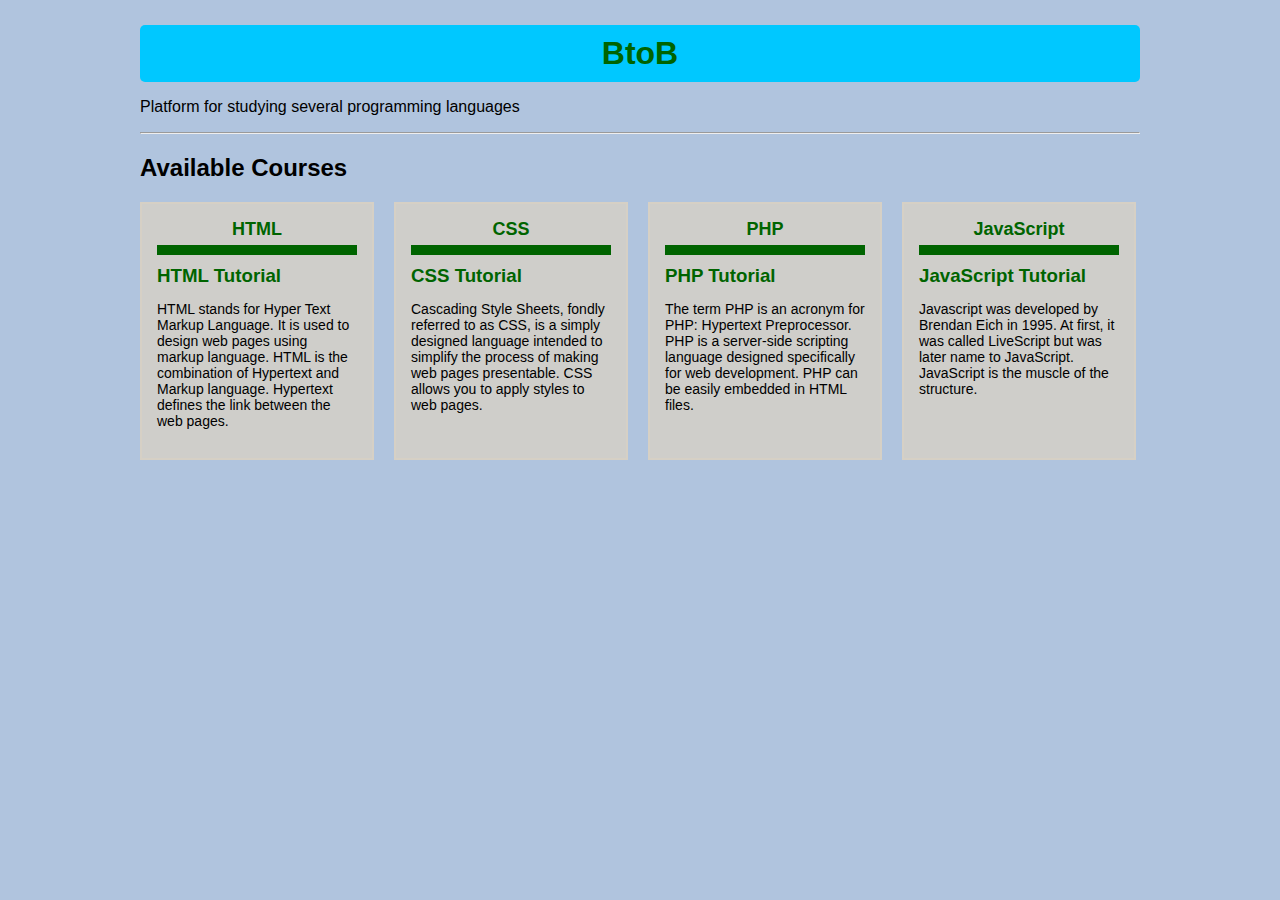
<file: w4/index.html>
<!DOCTYPE html>
<html>
<head>
    <meta charset="UTF-8">
    <title>P for P</title>
    <link rel="stylesheet" href="style.css">
</head>

<body>
    <h1>BtoB</h1>
    <p>Platform for studying several programming languages</p>
    <hr>
    <h2><b>Available Courses</b></h2>

    <main>
        <section>
            <header>HTML</header>
            <h3>HTML Tutorial</h3>
            <p>HTML stands for Hyper Text Markup
            Language. It is used to design web
            pages using markup language. HTML
            is the combination of Hypertext and
            Markup language. Hypertext defines
            the link between the web pages.
            </p>
        </section>

        <section>
            <header>CSS</header>
            <h3>CSS Tutorial</h3>
            <p>Cascading Style Sheets, fondly referred
            to as CSS, is a simply designed language
            intended to simplify the process of
            making web pages presentable. CSS allows
            you to apply styles to web pages.
            </p>
        </section>

        <section>
            <header>PHP</header>
            <h3>PHP Tutorial</h3>
            <p>The term PHP is an acronym for PHP:
            Hypertext Preprocessor. PHP is a
            server-side scripting language
            designed specifically for web
            development. PHP can be easily
            embedded in HTML files.
            </p>
        </section>

        <section>
            <header>JavaScript</header>
            <h3>JavaScript Tutorial</h3>
            <p>Javascript was developed by Brendan
            Eich in 1995. At first, it was called
            LiveScript but was later name to
            JavaScript. JavaScript is the muscle
            of the structure.
        </p>
        </section>
    </main>
</body>
</html>
</file>
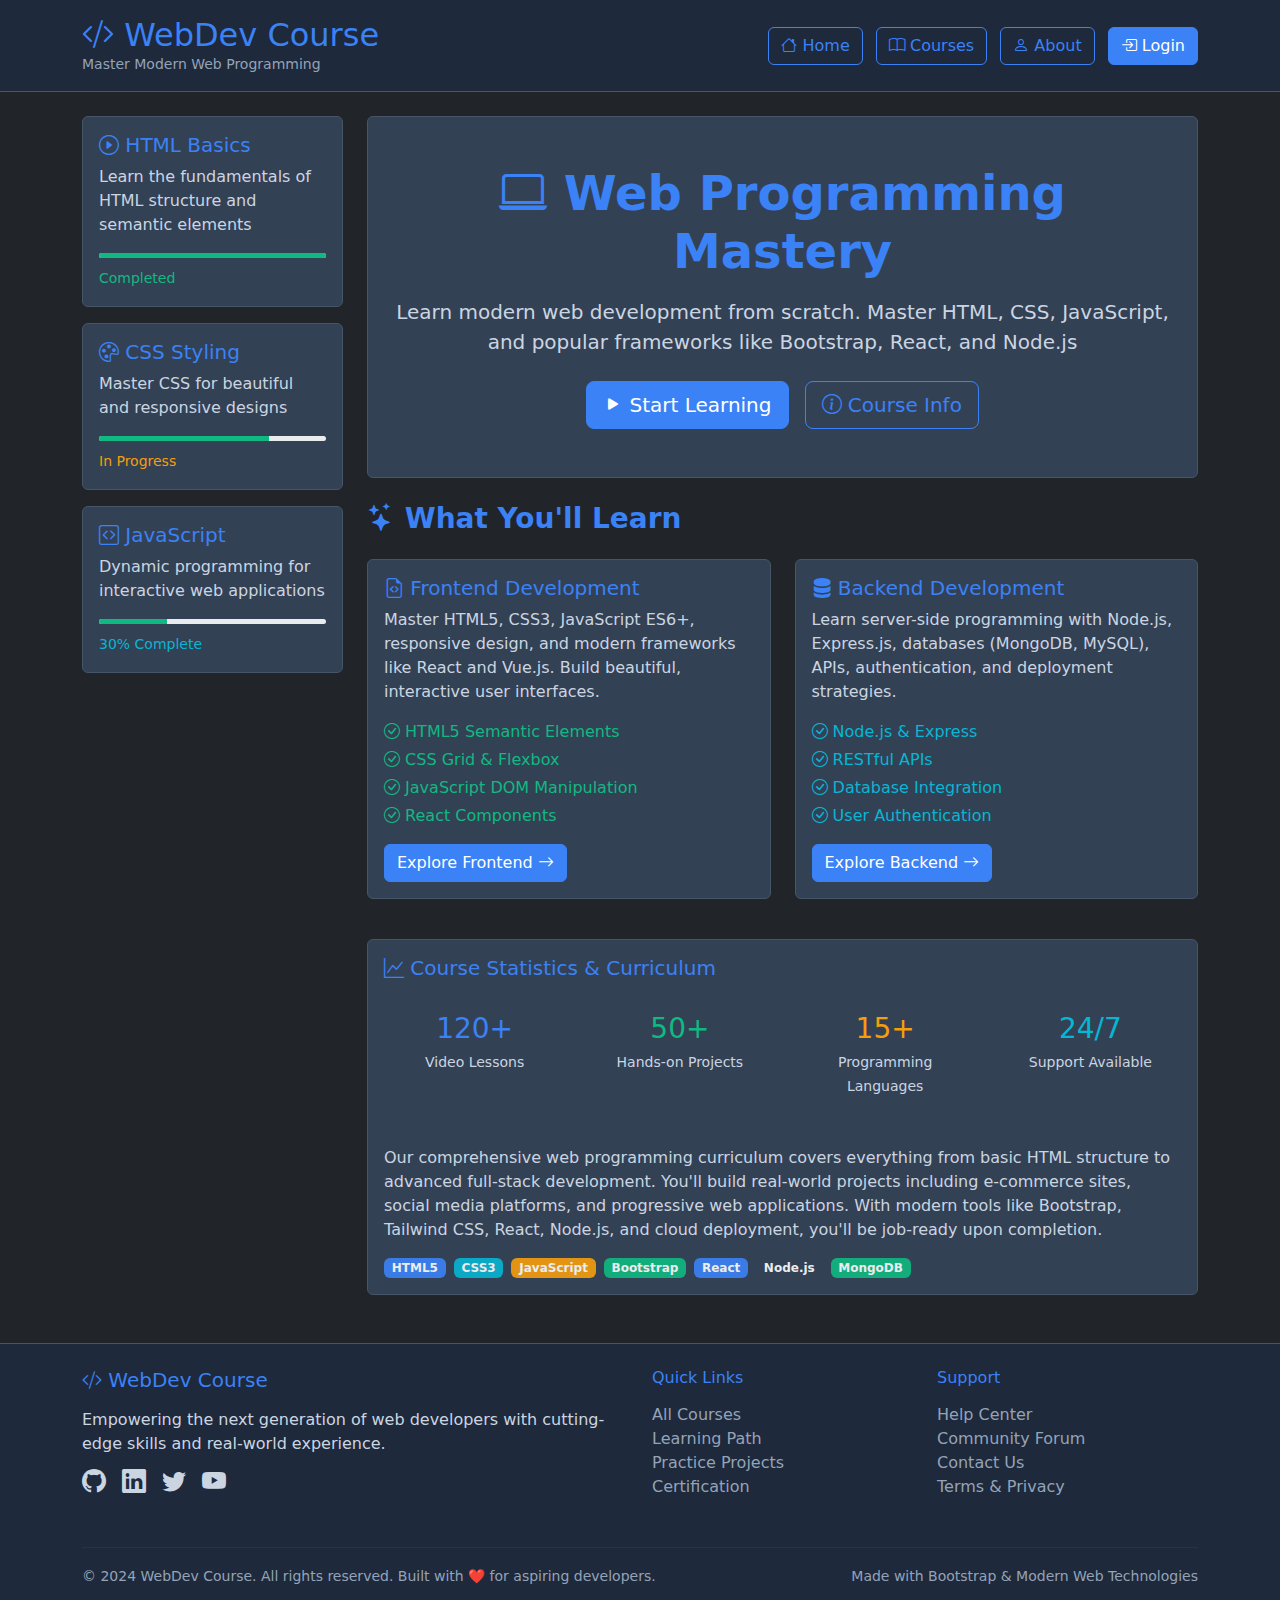
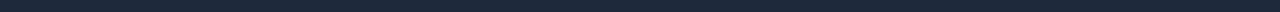
<file: w6/index.html>
<!DOCTYPE html>
<html lang="en">
    <head>
        <meta charset="UTF-8">
        <meta name="viewport" content="width=device-width, initial-scale=1">
        <title>Web Programming Course - Learn Modern Web Development</title>
        
        <!-- Bootstrap CSS -->
        <link href="https://cdn.jsdelivr.net/npm/bootstrap@5.3.3/dist/css/bootstrap.min.css" rel="stylesheet">
        
        <!-- Bootstrap Icons -->
        <link href="https://cdn.jsdelivr.net/npm/bootstrap-icons@1.11.1/font/bootstrap-icons.css" rel="stylesheet">
        
        <style>
            :root {
                --bg-primary: #0f172a;
                --bg-secondary: #1e293b;
                --bg-card: #334155;
                --text-primary: #f1f5f9;
                --text-secondary: #cbd5e1;
                --text-muted: #94a3b8;
                --accent-primary: #3b82f6;
                --accent-secondary: #06b6d4;
                --success: #10b981;
                --warning: #f59e0b;
                --border: #475569;
            }
            
            body {
                background-color: var(--bg-primary) !important;
                color: var(--text-primary);
            }
            
            .bg-custom-dark {
                background-color: var(--bg-secondary) !important;
            }
            
            .bg-card {
                background-color: var(--bg-card) !important;
            }
            
            .text-accent {
                color: var(--accent-primary) !important;
            }
            
            .text-secondary-accent {
                color: var(--accent-secondary) !important;
            }
            
            .border-custom {
                border-color: var(--border) !important;
            }
            
            .btn-primary {
                background-color: var(--accent-primary);
                border-color: var(--accent-primary);
            }
            
            .btn-primary:hover {
                background-color: #2563eb;
                border-color: #2563eb;
            }
            
            .btn-outline-primary {
                color: var(--accent-primary);
                border-color: var(--accent-primary);
            }
            
            .btn-outline-primary:hover {
                background-color: var(--accent-primary);
                border-color: var(--accent-primary);
            }
            
            .progress-bar {
                background-color: var(--success) !important;
            }
            
            .card {
                transition: transform 0.2s ease, box-shadow 0.2s ease;
            }
            
            .card:hover {
                transform: translateY(-2px);
                box-shadow: 0 8px 25px rgba(59, 130, 246, 0.15);
            }
            
            .btn {
                transition: all 0.2s ease;
            }
            
            a:hover {
                color: var(--accent-primary) !important;
                transition: color 0.2s ease;
            }
            
            .badge {
                opacity: 0.9;
                transition: opacity 0.2s ease;
            }
            
            .badge:hover {
                opacity: 1;
            }
        </style>
    </head>
    
    <body class="bg-dark">
        
        <!-- Header -->
        <header class="bg-custom-dark p-3 border-bottom border-custom">
            <div class="container">
                <div class="d-flex justify-content-between align-items-center">
                    <div>
                        <h2 class="mb-0 text-accent">
                            <i class="bi bi-code-slash"></i> 
                            WebDev Course
                        </h2>
                        <p class="mb-0 small" style="color: var(--text-muted)">
                            Master Modern Web Programming
                        </p>
                    </div>
                    <nav>
                        <a href="#" class="btn btn-outline-primary me-2">
                            <i class="bi bi-house"></i> Home
                        </a>
                        <a href="#" class="btn btn-outline-primary me-2">
                            <i class="bi bi-book"></i> Courses
                        </a>
                        <a href="#" class="btn btn-outline-primary me-2">
                            <i class="bi bi-person"></i> About
                        </a>
                        <a href="#" class="btn btn-primary">
                            <i class="bi bi-box-arrow-in-right"></i> Login
                        </a>
                    </nav>
                </div>
            </div>
        </header>

        <!-- Main Content -->
        <div class="container my-4">
            <div class="row">
                
                <!-- Sidebar -->
                <aside class="col-md-3 mb-3">
                    <div class="card bg-card border-custom mb-3">
                        <div class="card-body">
                            <h5 class="card-title text-accent">
                                <i class="bi bi-play-circle"></i> HTML Basics
                            </h5>
                            <p class="card-text" style="color: var(--text-secondary)">
                                Learn the fundamentals of HTML structure and semantic elements
                            </p>
                            <div class="progress mb-2" style="height: 5px;">
                                <div class="progress-bar" style="width: 100%; background-color: var(--success);"></div>
                            </div>
                            <small style="color: var(--success)">Completed</small>
                        </div>
                    </div>
                    
                    <div class="card bg-card border-custom mb-3">
                        <div class="card-body">
                            <h5 class="card-title text-accent">
                                <i class="bi bi-palette"></i> CSS Styling
                            </h5>
                            <p class="card-text" style="color: var(--text-secondary)">
                                Master CSS for beautiful and responsive designs
                            </p>
                            <div class="progress mb-2" style="height: 5px;">
                                <div class="progress-bar" style="width: 75%; background-color: var(--warning);"></div>
                            </div>
                            <small style="color: var(--warning)">In Progress</small>
                        </div>
                    </div>
                    
                    <div class="card bg-card border-custom mb-3">
                        <div class="card-body">
                            <h5 class="card-title text-accent">
                                <i class="bi bi-code-square"></i> JavaScript
                            </h5>
                            <p class="card-text" style="color: var(--text-secondary)">
                                Dynamic programming for interactive web applications
                            </p>
                            <div class="progress mb-2" style="height: 5px;">
                                <div class="progress-bar" style="width: 30%; background-color: var(--accent-secondary);"></div>
                            </div>
                            <small style="color: var(--accent-secondary)">30% Complete</small>
                        </div>
                    </div>
                </aside>

                <!-- Main Content -->
                <main class="col-md-9">
                    
                    <!-- Hero Section -->
                    <div class="card bg-card border-custom mb-4">
                        <div class="card-body text-center py-5">
                            <h1 class="display-5 fw-bold text-accent mb-3">
                                <i class="bi bi-laptop"></i> 
                                Web Programming Mastery
                            </h1>
                            <p class="lead mb-4" style="color: var(--text-secondary)">
                                Learn modern web development from scratch. Master HTML, CSS, JavaScript, 
                                and popular frameworks like Bootstrap, React, and Node.js
                            </p>
                            <div class="d-flex justify-content-center gap-3">
                                <a href="#" class="btn btn-primary btn-lg">
                                    <i class="bi bi-play-fill"></i> Start Learning
                                </a>
                                <a href="#" class="btn btn-outline-primary btn-lg">
                                    <i class="bi bi-info-circle"></i> Course Info
                                </a>
                            </div>
                        </div>
                    </div>

                    <!-- Course Features -->
                    <h3 class="fw-bold mb-4 text-accent">
                        <i class="bi bi-stars"></i> What You'll Learn
                    </h3>
                    <div class="row">
                        <div class="col-md-6 mb-3">
                            <div class="card bg-card border-custom h-100">
                                <div class="card-body">
                                    <h5 class="card-title text-accent">
                                        <i class="bi bi-file-earmark-code"></i> 
                                        Frontend Development
                                    </h5>
                                    <p class="card-text" style="color: var(--text-secondary)">
                                        Master HTML5, CSS3, JavaScript ES6+, responsive design, and modern 
                                        frameworks like React and Vue.js. Build beautiful, interactive user interfaces.
                                    </p>
                                    <ul class="list-unstyled">
                                        <li class="mb-1" style="color: var(--success)">
                                            <i class="bi bi-check-circle"></i> HTML5 Semantic Elements
                                        </li>
                                        <li class="mb-1" style="color: var(--success)">
                                            <i class="bi bi-check-circle"></i> CSS Grid & Flexbox
                                        </li>
                                        <li class="mb-1" style="color: var(--success)">
                                            <i class="bi bi-check-circle"></i> JavaScript DOM Manipulation
                                        </li>
                                        <li class="mb-1" style="color: var(--success)">
                                            <i class="bi bi-check-circle"></i> React Components
                                        </li>
                                    </ul>
                                    <a href="#" class="btn btn-primary">
                                        Explore Frontend <i class="bi bi-arrow-right"></i>
                                    </a>
                                </div>
                            </div>
                        </div>
                        
                        <div class="col-md-6 mb-3">
                            <div class="card bg-card border-custom h-100">
                                <div class="card-body">
                                    <h5 class="card-title text-accent">
                                        <i class="bi bi-server"></i> 
                                        Backend Development
                                    </h5>
                                    <p class="card-text" style="color: var(--text-secondary)">
                                        Learn server-side programming with Node.js, Express.js, databases (MongoDB, MySQL), 
                                        APIs, authentication, and deployment strategies.
                                    </p>
                                    <ul class="list-unstyled">
                                        <li class="mb-1" style="color: var(--accent-secondary)">
                                            <i class="bi bi-check-circle"></i> Node.js & Express
                                        </li>
                                        <li class="mb-1" style="color: var(--accent-secondary)">
                                            <i class="bi bi-check-circle"></i> RESTful APIs
                                        </li>
                                        <li class="mb-1" style="color: var(--accent-secondary)">
                                            <i class="bi bi-check-circle"></i> Database Integration
                                        </li>
                                        <li class="mb-1" style="color: var(--accent-secondary)">
                                            <i class="bi bi-check-circle"></i> User Authentication
                                        </li>
                                    </ul>
                                    <a href="#" class="btn btn-primary">
                                        Explore Backend <i class="bi bi-arrow-right"></i>
                                    </a>
                                </div>
                            </div>
                        </div>
                    </div>

                    <!-- Course Statistics -->
                    <div class="card bg-card border-custom mt-4">
                        <div class="card-body">
                            <h5 class="card-title text-accent">
                                <i class="bi bi-graph-up"></i> 
                                Course Statistics & Curriculum
                            </h5>
                            
                            <div class="row text-center mt-3">
                                <div class="col-md-3 mb-3">
                                    <div class="p-3">
                                        <h3 class="text-accent mb-1">120+</h3>
                                        <small style="color: var(--text-secondary)">Video Lessons</small>
                                    </div>
                                </div>
                                <div class="col-md-3 mb-3">
                                    <div class="p-3">
                                        <h3 style="color: var(--success)" class="mb-1">50+</h3>
                                        <small style="color: var(--text-secondary)">Hands-on Projects</small>
                                    </div>
                                </div>
                                <div class="col-md-3 mb-3">
                                    <div class="p-3">
                                        <h3 style="color: var(--warning)" class="mb-1">15+</h3>
                                        <small style="color: var(--text-secondary)">Programming Languages</small>
                                    </div>
                                </div>
                                <div class="col-md-3 mb-3">
                                    <div class="p-3">
                                        <h3 style="color: var(--accent-secondary)" class="mb-1">24/7</h3>
                                        <small style="color: var(--text-secondary)">Support Available</small>
                                    </div>
                                </div>
                            </div>
                            
                            <div class="mt-3">
                                <p class="card-text" style="color: var(--text-secondary)">
                                    Our comprehensive web programming curriculum covers everything from basic HTML structure 
                                    to advanced full-stack development. You'll build real-world projects including e-commerce sites, 
                                    social media platforms, and progressive web applications. With modern tools like Bootstrap, 
                                    Tailwind CSS, React, Node.js, and cloud deployment, you'll be job-ready upon completion.
                                </p>
                                <div class="d-flex gap-2 mt-3 flex-wrap">
                                    <span class="badge" style="background-color: var(--accent-primary)">HTML5</span>
                                    <span class="badge" style="background-color: var(--accent-secondary)">CSS3</span>
                                    <span class="badge" style="background-color: var(--warning)">JavaScript</span>
                                    <span class="badge" style="background-color: var(--success)">Bootstrap</span>
                                    <span class="badge" style="background-color: var(--accent-primary)">React</span>
                                    <span class="badge" style="background-color: var(--bg-card)">Node.js</span>
                                    <span class="badge" style="background-color: var(--success)">MongoDB</span>
                                </div>
                            </div>
                        </div>
                    </div>
                </main>
            </div>
        </div>

        <!-- Footer -->
        <footer class="bg-custom-dark py-4 border-top border-custom mt-5">
            <div class="container">
                <div class="row">
                    <div class="col-md-6 mb-3">
                        <h5 class="text-accent mb-3">
                            <i class="bi bi-code-slash"></i> WebDev Course
                        </h5>
                        <p class="mb-2" style="color: var(--text-secondary)">
                            Empowering the next generation of web developers with cutting-edge skills 
                            and real-world experience.
                        </p>
                        <div class="d-flex gap-3">
                            <a href="#" style="color: var(--text-secondary)" class="fs-4">
                                <i class="bi bi-github"></i>
                            </a>
                            <a href="#" style="color: var(--text-secondary)" class="fs-4">
                                <i class="bi bi-linkedin"></i>
                            </a>
                            <a href="#" style="color: var(--text-secondary)" class="fs-4">
                                <i class="bi bi-twitter"></i>
                            </a>
                            <a href="#" style="color: var(--text-secondary)" class="fs-4">
                                <i class="bi bi-youtube"></i>
                            </a>
                        </div>
                    </div>
                    
                    <div class="col-md-3 mb-3">
                        <h6 class="text-accent mb-3">Quick Links</h6>
                        <ul class="list-unstyled">
                            <li>
                                <a href="#" class="text-decoration-none" style="color: var(--text-muted)">
                                    All Courses
                                </a>
                            </li>
                            <li>
                                <a href="#" class="text-decoration-none" style="color: var(--text-muted)">
                                    Learning Path
                                </a>
                            </li>
                            <li>
                                <a href="#" class="text-decoration-none" style="color: var(--text-muted)">
                                    Practice Projects
                                </a>
                            </li>
                            <li>
                                <a href="#" class="text-decoration-none" style="color: var(--text-muted)">
                                    Certification
                                </a>
                            </li>
                        </ul>
                    </div>
                    
                    <div class="col-md-3 mb-3">
                        <h6 class="text-accent mb-3">Support</h6>
                        <ul class="list-unstyled">
                            <li>
                                <a href="#" class="text-decoration-none" style="color: var(--text-muted)">
                                    Help Center
                                </a>
                            </li>
                            <li>
                                <a href="#" class="text-decoration-none" style="color: var(--text-muted)">
                                    Community Forum
                                </a>
                            </li>
                            <li>
                                <a href="#" class="text-decoration-none" style="color: var(--text-muted)">
                                    Contact Us
                                </a>
                            </li>
                            <li>
                                <a href="#" class="text-decoration-none" style="color: var(--text-muted)">
                                    Terms & Privacy
                                </a>
                            </li>
                        </ul>
                    </div>
                </div>
                
                <hr style="border-color: var(--border)">
                
                <div class="d-flex justify-content-between align-items-center">
                    <div>
                        <small style="color: var(--text-muted)">
                            © 2024 WebDev Course. All rights reserved. Built with ❤️ for aspiring developers.
                        </small>
                    </div>
                    <div>
                        <small style="color: var(--text-muted)">
                            Made with Bootstrap & Modern Web Technologies
                        </small>
                    </div>
                </div>
            </div>
        </footer>

        <!-- Bootstrap JS -->
        <script src="https://cdn.jsdelivr.net/npm/bootstrap@5.3.3/dist/js/bootstrap.bundle.min.js"></script>
    </body>
</html>
</file>
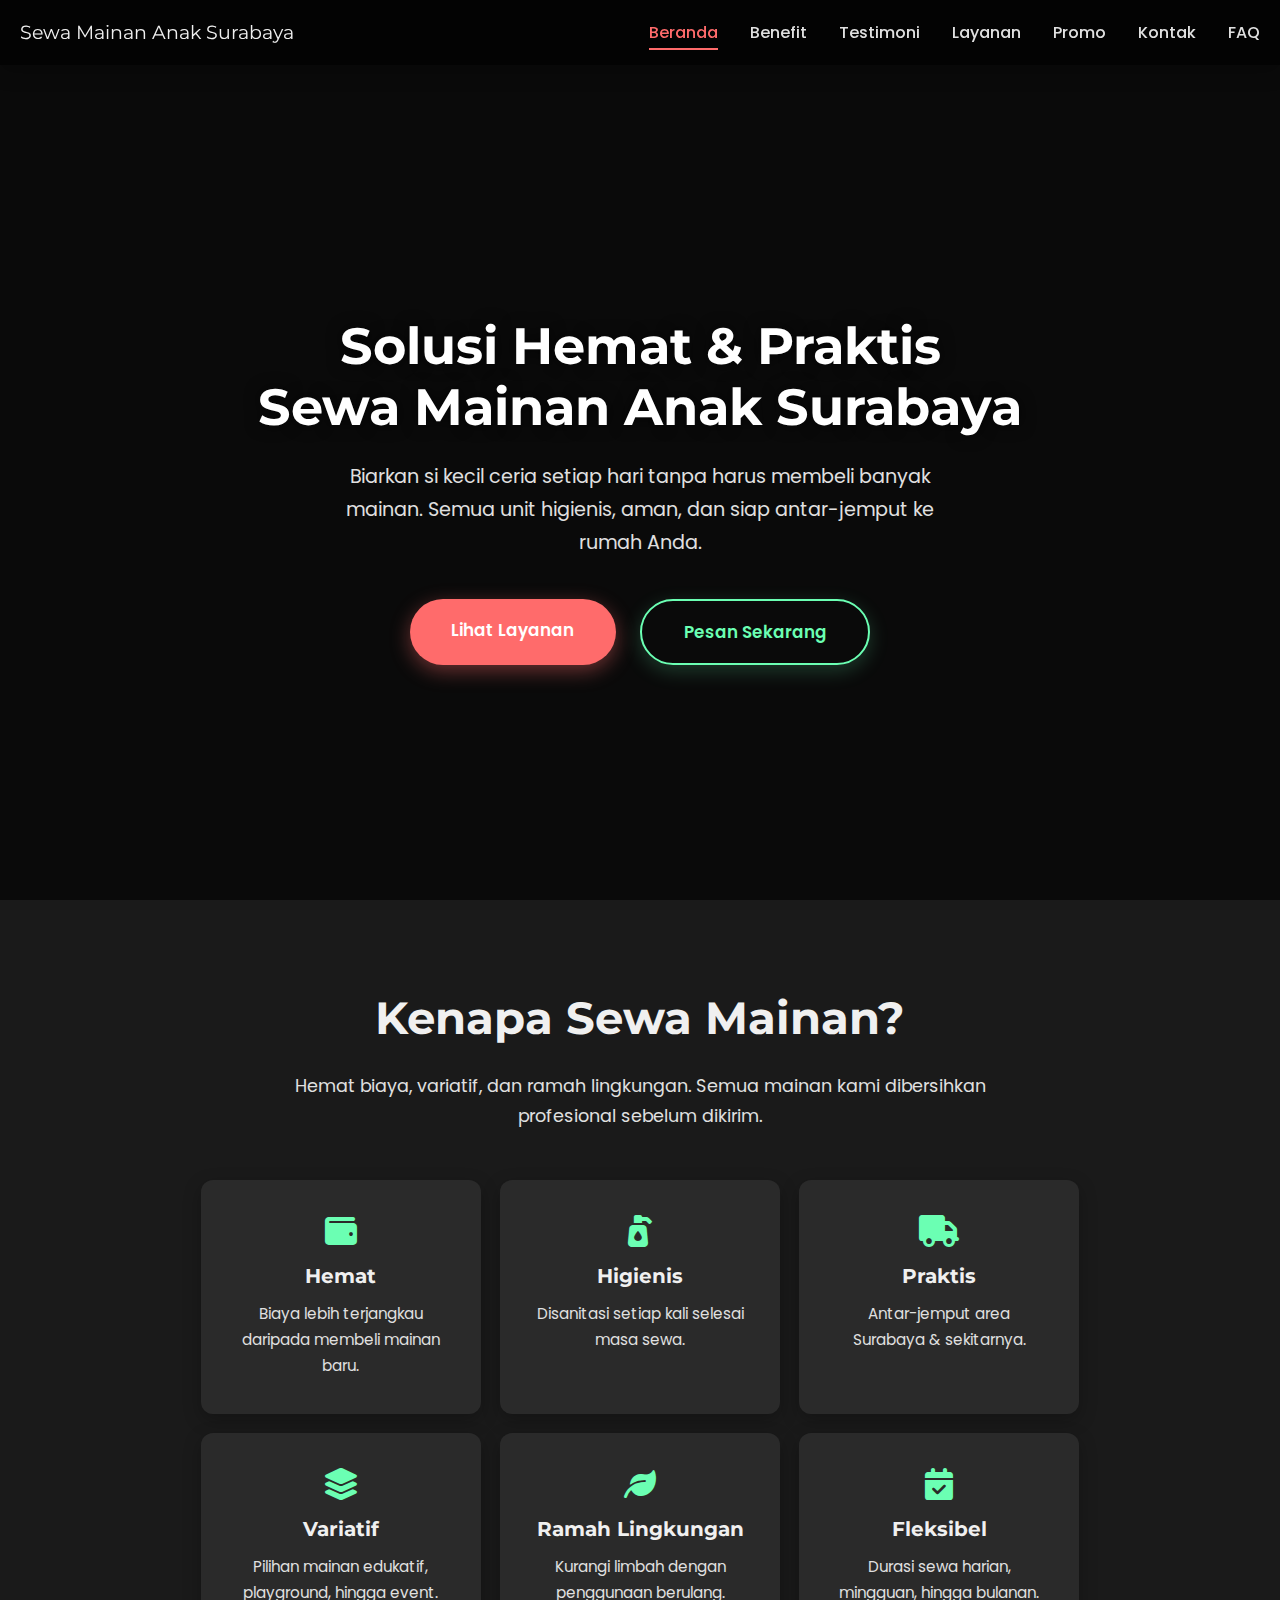
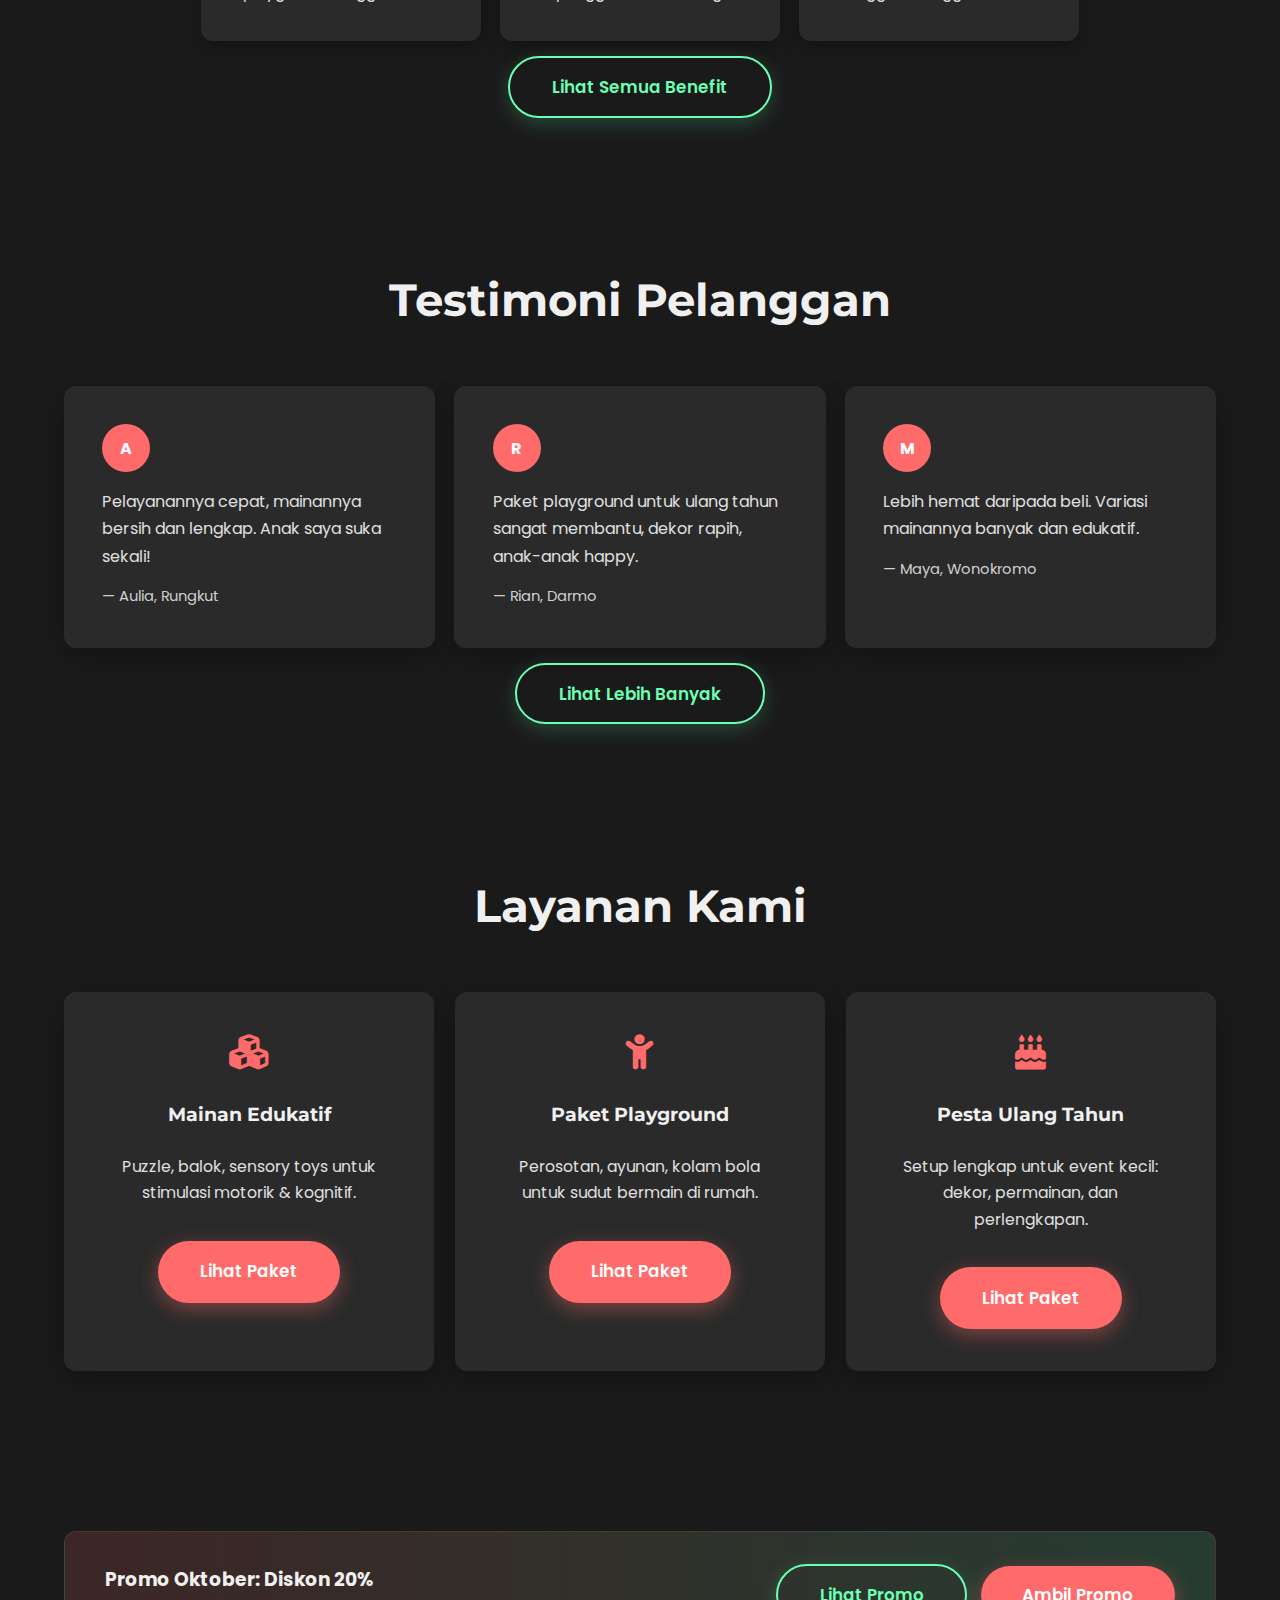
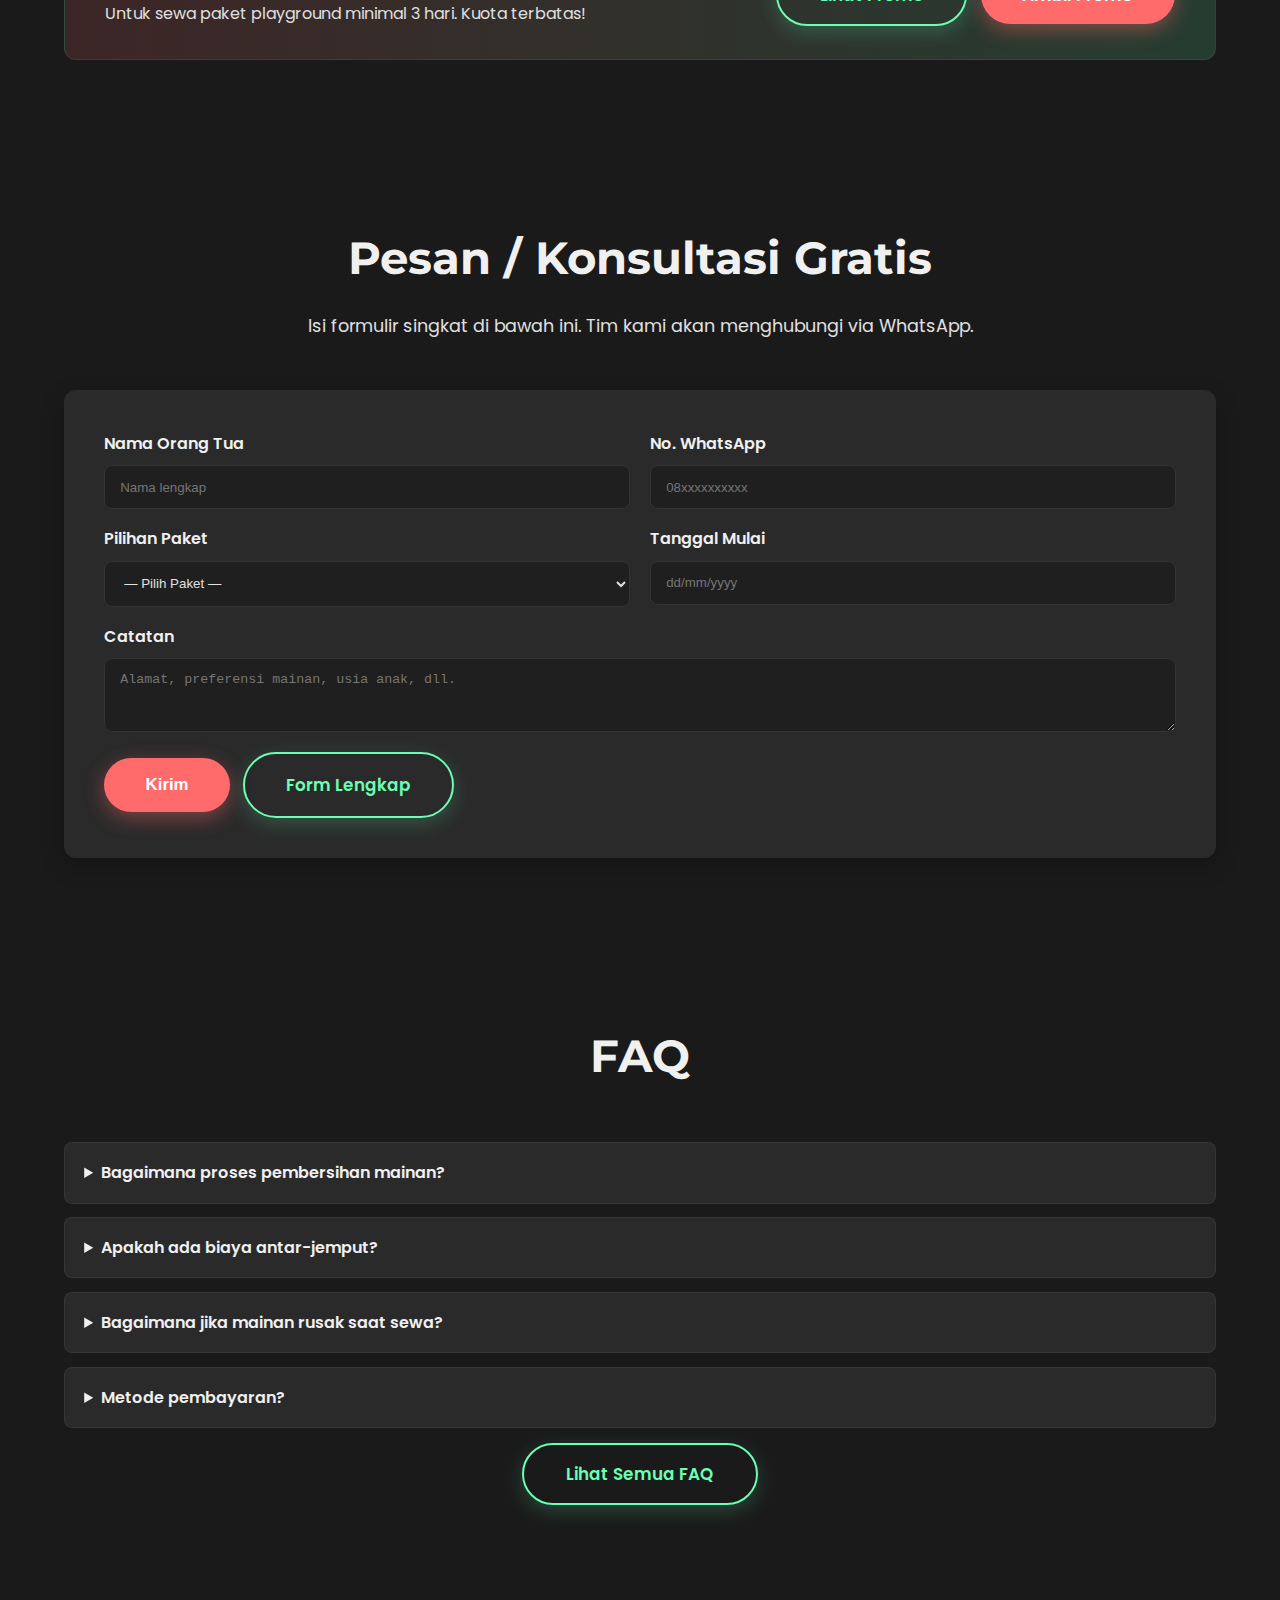
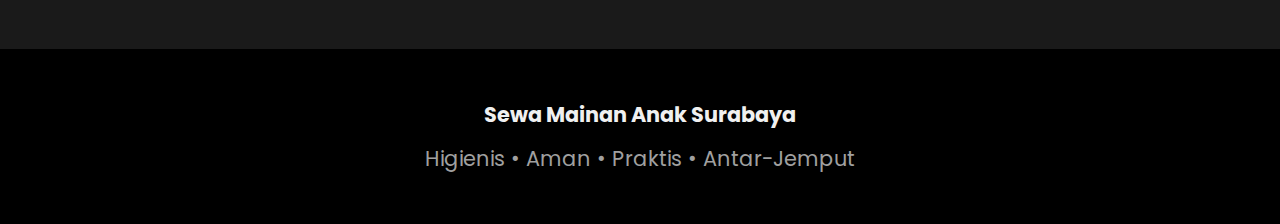
<file: ets/code/index.html>
<!DOCTYPE html>
<html lang="id">

<head>
    <meta charset="UTF-8">
    <meta name="viewport" content="width=device-width, initial-scale=1.0">
    <title>Sewa Mainan Anak Surabaya</title>
    <link rel="stylesheet" href="style.css">
    <link href="https://fonts.googleapis.com/css2?family=Poppins:wght@300;400;500;600;700&family=Montserrat:wght@700&display=swap" rel="stylesheet">
    <link rel="stylesheet" href="https://cdnjs.cloudflare.com/ajax/libs/font-awesome/6.0.0-beta3/css/all.min.css">
    <meta name="description" content="Sewa mainan anak Surabaya: hemat, higienis, praktis. Paket playground, pesta ulang tahun, mainan edukatif. Antar-jemput, bersih, dan aman.">
    <meta name="keywords" content="sewa mainan anak Surabaya, rental mainan Surabaya, playground, pesta ulang tahun, mainan edukatif">
</head>

<body>
    <header>
        <nav>
            <div class="logo">
                <span>Sewa Mainan Anak Surabaya</span>
            </div>
            <ul>
                <li><a class="active" href="index.html">Beranda</a></li>
                <li><a href="benefit.html">Benefit</a></li>
                <li><a href="testimoni.html">Testimoni</a></li>
                <li><a href="layanan.html">Layanan</a></li>
                <li><a href="promo.html">Promo</a></li>
                <li><a href="kontak.html">Kontak</a></li>
                <li><a href="faq.html">FAQ</a></li>
            </ul>
        </nav>
    </header>

    <main>
        <section id="hero">
            <div class="hero-overlay"></div>
            <div class="hero-content">
                <h1>Solusi Hemat & Praktis<br>Sewa Mainan Anak Surabaya</h1>
                <p>Biarkan si kecil ceria setiap hari tanpa harus membeli banyak mainan. Semua unit
                    higienis, aman, dan siap antar-jemput ke rumah Anda.</p>
                <div class="hero-buttons">
                    <a href="layanan.html" class="btn primary">Lihat Layanan</a>
                    <a href="kontak.html" class="btn secondary">Pesan Sekarang</a>
                </div>
            </div>
        </section>

    <!-- benefit sect. -->
        <section id="benefit" class="container">
            <h2>Kenapa Sewa Mainan?</h2>
            <p class="section-description">Hemat biaya, variatif, dan ramah lingkungan. Semua mainan kami dibersihkan
                profesional sebelum dikirim.</p>
            <div class="benefit-grid">
                <div class="benefit-card">
                    <i class="fas fa-wallet"></i>
                    <h3>Hemat</h3>
                    <p>Biaya lebih terjangkau daripada membeli mainan baru.</p>
                </div>
                <div class="benefit-card">
                    <i class="fas fa-pump-soap"></i>
                    <h3>Higienis</h3>
                    <p>Disanitasi setiap kali selesai masa sewa.</p>
                </div>
                <div class="benefit-card">
                    <i class="fas fa-truck"></i>
                    <h3>Praktis</h3>
                    <p>Antar-jemput area Surabaya & sekitarnya.</p>
                </div>
                <div class="benefit-card">
                    <i class="fas fa-layer-group"></i>
                    <h3>Variatif</h3>
                    <p>Pilihan mainan edukatif, playground, hingga event.</p>
                </div>
                <div class="benefit-card">
                    <i class="fas fa-leaf"></i>
                    <h3>Ramah Lingkungan</h3>
                    <p>Kurangi limbah dengan penggunaan berulang.</p>
                </div>
                <div class="benefit-card">
                    <i class="fas fa-calendar-check"></i>
                    <h3>Fleksibel</h3>
                    <p>Durasi sewa harian, mingguan, hingga bulanan.</p>
                </div>
            </div>
            <div style="text-align:center; margin-top:2rem;">
                <a class="btn secondary" href="benefit.html">Lihat Semua Benefit</a>
            </div>
        </section>

    <!-- testomoni sect. -->
        <section id="testimoni" class="container">
            <h2>Testimoni Pelanggan</h2>
            <div class="testimonial-grid">
                <div class="testimonial-card">
                    <div class="avatar">A</div>
                    <p>Pelayanannya cepat, mainannya bersih dan lengkap. Anak saya suka sekali!</p>
                    <span class="author">— Aulia, Rungkut</span>
                </div>
                <div class="testimonial-card">
                    <div class="avatar">R</div>
                    <p>Paket playground untuk ulang tahun sangat membantu, dekor rapih, anak-anak happy.</p>
                    <span class="author">— Rian, Darmo</span>
                </div>
                <div class="testimonial-card">
                    <div class="avatar">M</div>
                    <p>Lebih hemat daripada beli. Variasi mainannya banyak dan edukatif.</p>
                    <span class="author">— Maya, Wonokromo</span>
                </div>
            </div>
            <div style="text-align:center; margin-top:2rem;">
                <a class="btn secondary" href="testimoni.html">Lihat Lebih Banyak</a>
            </div>
        </section>

    <!-- detail layanan sect. -->
        <section id="layanan" class="container">
            <h2>Layanan Kami</h2>
            <div class="service-grid">
                <div class="service-card">
                    <i class="fas fa-cubes"></i>
                    <h3>Mainan Edukatif</h3>
                    <p>Puzzle, balok, sensory toys untuk stimulasi motorik & kognitif.</p>
                    <a href="layanan.html" class="btn primary">Lihat Paket</a>
                </div>
                <div class="service-card">
                    <i class="fas fa-child"></i>
                    <h3>Paket Playground</h3>
                    <p>Perosotan, ayunan, kolam bola untuk sudut bermain di rumah.</p>
                    <a href="layanan.html" class="btn primary">Lihat Paket</a>
                </div>
                <div class="service-card">
                    <i class="fas fa-cake-candles"></i>
                    <h3>Pesta Ulang Tahun</h3>
                    <p>Setup lengkap untuk event kecil: dekor, permainan, dan perlengkapan.</p>
                    <a href="layanan.html" class="btn primary">Lihat Paket</a>
                </div>
            </div>
        </section>

    <!-- Promo -->
        <section id="promo" class="container">
            <div class="promo-banner">
                <div class="promo-text">
                    <h3>Promo Oktober: Diskon 20%</h3>
                    <p>Untuk sewa paket playground minimal 3 hari. Kuota terbatas!</p>
                </div>
                <div class="promo-cta">
                    <a href="promo.html" class="btn secondary">Lihat Promo</a>
                    <a href="kontak.html" class="btn primary">Ambil Promo</a>
                </div>
            </div>
        </section>

    <!-- Form -->
        <section id="kontak" class="container form-section">
            <h2>Pesan / Konsultasi Gratis</h2>
            <p class="section-description">Isi formulir singkat di bawah ini. Tim kami akan menghubungi via WhatsApp.</p>
            <form class="lead-form" action="kontak.html" method="get">
                <div class="form-grid">
                    <div class="form-group">
                        <label for="nama">Nama Orang Tua</label>
                        <input type="text" id="nama" name="nama" placeholder="Nama lengkap" required>
                    </div>
                    <div class="form-group">
                        <label for="wa">No. WhatsApp</label>
                        <input type="tel" id="wa" name="wa" placeholder="08xxxxxxxxxx" required>
                    </div>
                    <div class="form-group">
                        <label for="paket">Pilihan Paket</label>
                        <select id="paket" name="paket" required>
                            <option value="">— Pilih Paket —</option>
                            <option>Mainan Edukatif</option>
                            <option>Paket Playground</option>
                            <option>Pesta Ulang Tahun</option>
                        </select>
                    </div>
                    <div class="form-group">
                        <label for="tanggal">Tanggal Mulai</label>
                        <input type="text" id="tanggal" name="tanggal" placeholder="dd/mm/yyyy" inputmode="numeric" pattern="^(0?[1-9]|[12][0-9]|3[01])\/(0?[1-9]|1[0-2])\/[0-9]{4}$" title="Gunakan format dd/mm/yyyy" required>
                    </div>
                    <div class="form-group full">
                        <label for="catatan">Catatan</label>
                        <textarea id="catatan" name="catatan" rows="3" placeholder="Alamat, preferensi mainan, usia anak, dll."></textarea>
                    </div>
                </div>
                <div class="form-actions">
                    <button type="submit" class="btn primary">Kirim</button>
                    <a href="kontak.html" class="btn secondary">Form Lengkap</a>
                </div>
            </form>
        </section>

    <!-- FAQ -->
        <section id="faq" class="container">
            <h2>FAQ</h2>
            <div class="faq-list">
                <details>
                    <summary>Bagaimana proses pembersihan mainan?</summary>
                    <p>Setiap unit disanitasi dengan disinfektan food-grade dan dikeringkan sebelum dikemas.</p>
                </details>
                <details>
                    <summary>Apakah ada biaya antar-jemput?</summary>
                    <p>Gratis untuk area tertentu di Surabaya. Di luar area, biaya menyesuaikan jarak.</p>
                </details>
                <details>
                    <summary>Bagaimana jika mainan rusak saat sewa?</summary>
                    <p>Kerusakan minor ditoleransi wajar pakai. Kerusakan berat akan dinilai sesuai komponen.</p>
                </details>
                <details>
                    <summary>Metode pembayaran?</summary>
                    <p>Transfer bank, e-wallet, atau pembayaran tunai saat pengantaran.</p>
                </details>
            </div>
            <div style="text-align:center; margin-top:2rem;">
                <a class="btn secondary" href="faq.html">Lihat Semua FAQ</a>
            </div>
        </section>
    </main>

    <footer>
        <p><strong>Sewa Mainan Anak Surabaya</strong></p>
        <p>Higienis • Aman • Praktis • Antar-Jemput</p>
    </footer>
    
</body>

</html>
</file>
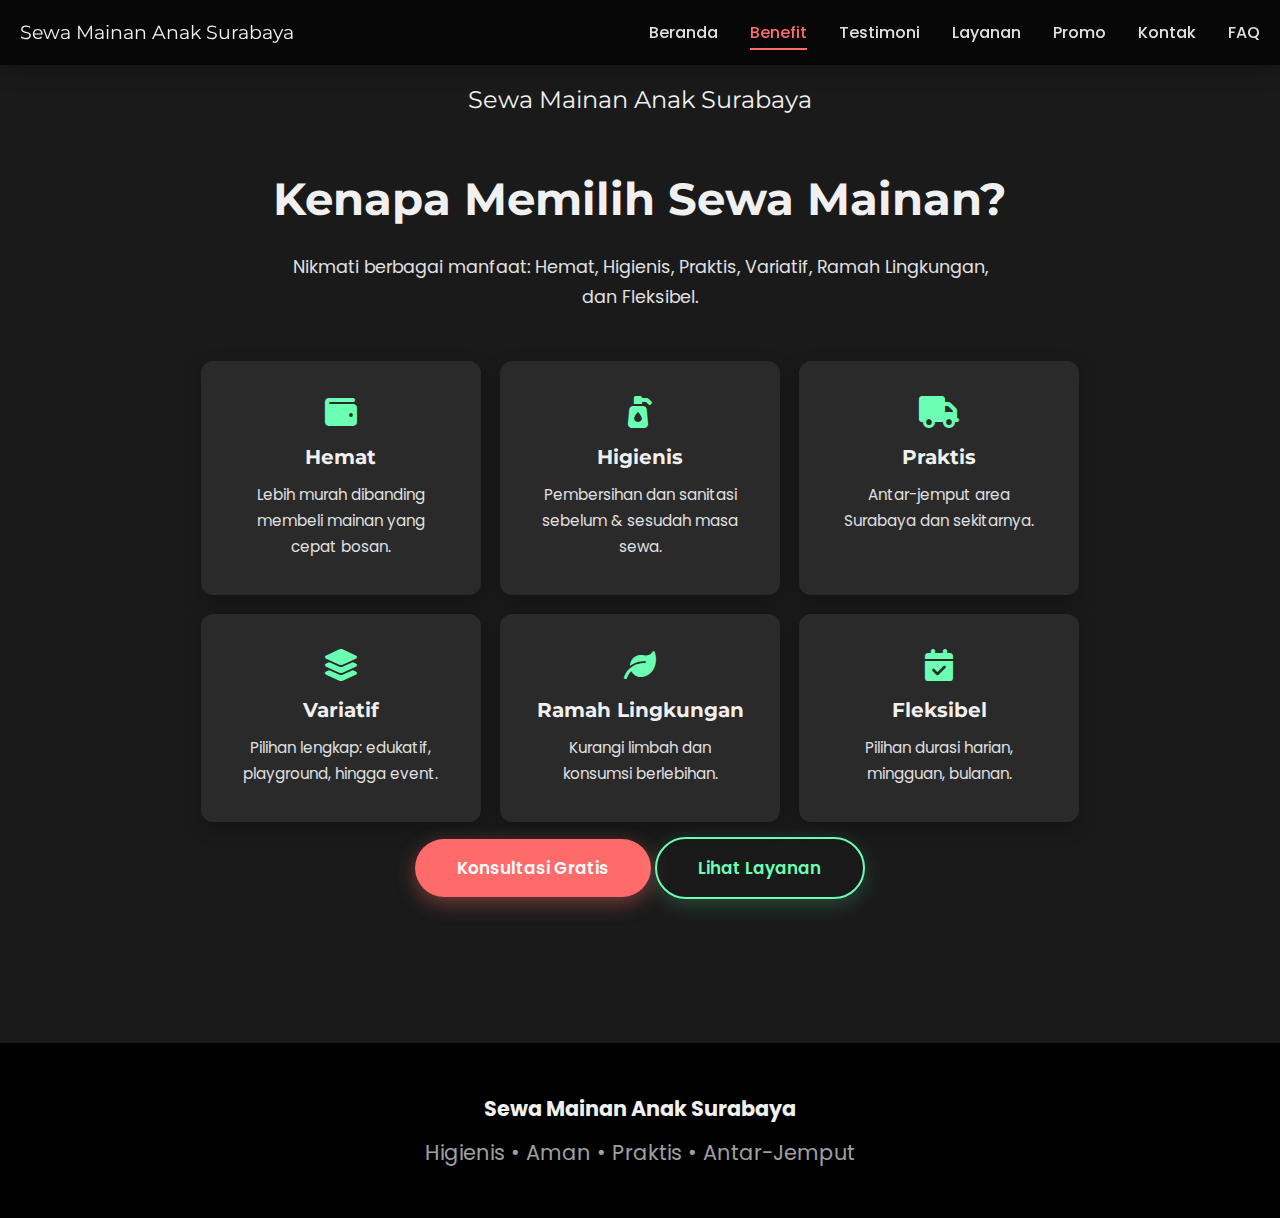
<file: ets/code/benefit.html>
<!DOCTYPE html>
<html lang="id">
<head>
    <meta charset="UTF-8" />
    <meta name="viewport" content="width=device-width, initial-scale=1.0" />
    <title>Benefit | Sewa Mainan Anak Surabaya</title>
    <link rel="stylesheet" href="style.css" />
    <link href="https://fonts.googleapis.com/css2?family=Poppins:wght@300;400;500;600;700&family=Montserrat:wght@700&display=swap" rel="stylesheet" />
    <link rel="stylesheet" href="https://cdnjs.cloudflare.com/ajax/libs/font-awesome/6.0.0-beta3/css/all.min.css" />
</head>
<body>
    <header>
        <nav>
            <div class="logo"><span>Sewa Mainan Anak Surabaya</span></div>
            <ul>
                <li><a href="index.html">Beranda</a></li>
                <li><a class="active" href="benefit.html">Benefit</a></li>
                <li><a href="testimoni.html">Testimoni</a></li>
                <li><a href="layanan.html">Layanan</a></li>
                <li><a href="promo.html">Promo</a></li>
                <li><a href="kontak.html">Kontak</a></li>
                <li><a href="faq.html">FAQ</a></li>
            </ul>
        </nav>
    </header>
    
    <main>
        <section class="container">
            <div class="logo" style="justify-content:center; font-size:1.5rem; margin-bottom:2.5rem;">
                <span>Sewa Mainan Anak Surabaya</span>
            </div>
            <h2>Kenapa Memilih Sewa Mainan?</h2>
            <p class="section-description">Nikmati berbagai manfaat: Hemat, Higienis, Praktis, Variatif, Ramah Lingkungan, dan Fleksibel.</p>
            <div class="benefit-grid">
                <div class="benefit-card">
                    <i class="fas fa-wallet"></i>
                    <h3>Hemat</h3>
                    <p>Lebih murah dibanding membeli mainan yang cepat bosan.</p>
                </div>
                <div class="benefit-card">
                    <i class="fas fa-pump-soap"></i>
                    <h3>Higienis</h3>
                    <p>Pembersihan dan sanitasi sebelum & sesudah masa sewa.</p>
                </div>
                <div class="benefit-card">
                    <i class="fas fa-truck"></i>
                    <h3>Praktis</h3>
                    <p>Antar-jemput area Surabaya dan sekitarnya.</p>
                </div>
                <div class="benefit-card">
                    <i class="fas fa-layer-group"></i>
                    <h3>Variatif</h3>
                    <p>Pilihan lengkap: edukatif, playground, hingga event.</p>
                </div>
                <div class="benefit-card">
                    <i class="fas fa-leaf"></i>
                    <h3>Ramah Lingkungan</h3>
                    <p>Kurangi limbah dan konsumsi berlebihan.</p>
                </div>
                <div class="benefit-card">
                    <i class="fas fa-calendar-check"></i>
                    <h3>Fleksibel</h3>
                    <p>Pilihan durasi harian, mingguan, bulanan.</p>
                </div>
            </div>
            <div style="text-align:center; margin-top:2rem;">
                <a class="btn primary" href="kontak.html">Konsultasi Gratis</a>
                <a class="btn secondary" href="layanan.html">Lihat Layanan</a>
            </div>
        </section>
    </main>
    
    <footer>
        <p><strong>Sewa Mainan Anak Surabaya</strong></p>
        <p>Higienis • Aman • Praktis • Antar-Jemput</p>
    </footer>
</body>
</html>
</file>
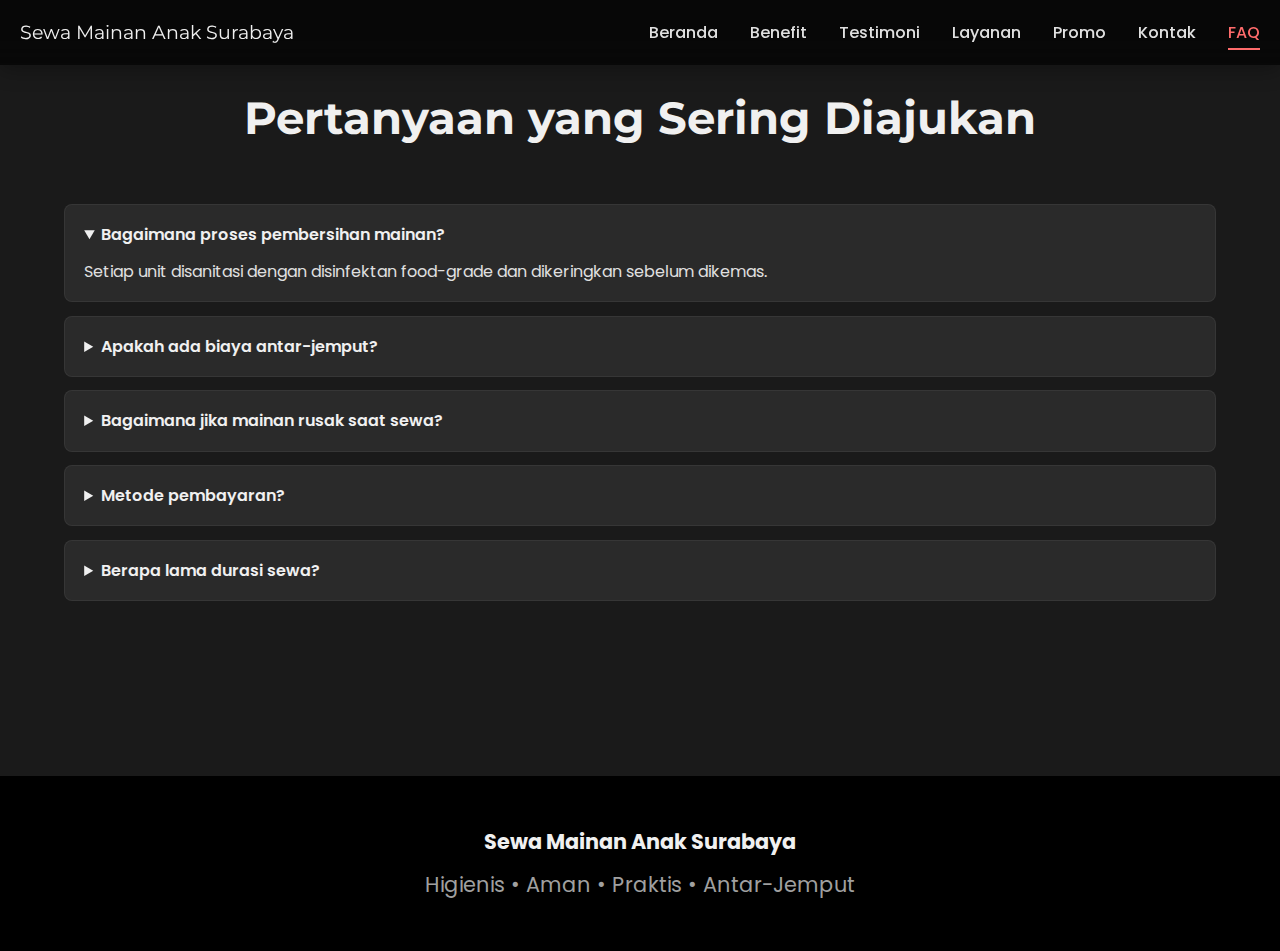
<file: ets/code/faq.html>
<!DOCTYPE html>
<html lang="id">
<head>
    <meta charset="UTF-8" />
    <meta name="viewport" content="width=device-width, initial-scale=1.0" />
    <title>FAQ | Sewa Mainan Anak Surabaya</title>
    <link rel="stylesheet" href="style.css" />
    <link href="https://fonts.googleapis.com/css2?family=Poppins:wght@300;400;500;600;700&family=Montserrat:wght@700&display=swap" rel="stylesheet" />
    <link rel="stylesheet" href="https://cdnjs.cloudflare.com/ajax/libs/font-awesome/6.0.0-beta3/css/all.min.css" />
</head>
<body>
    <header>
        <nav>
            <div class="logo"><span>Sewa Mainan Anak Surabaya</span></div>
            <ul>
                <li><a href="index.html">Beranda</a></li>
                <li><a href="benefit.html">Benefit</a></li>
                <li><a href="testimoni.html">Testimoni</a></li>
                <li><a href="layanan.html">Layanan</a></li>
                <li><a href="promo.html">Promo</a></li>
                <li><a href="kontak.html">Kontak</a></li>
                <li><a class="active" href="faq.html">FAQ</a></li>
            </ul>
        </nav>
    </header>

    <main>
        <section class="container">
            <h2>Pertanyaan yang Sering Diajukan</h2>
            <div class="faq-list">
                <details open>
                    <summary>Bagaimana proses pembersihan mainan?</summary>
                    <p>Setiap unit disanitasi dengan disinfektan food-grade dan dikeringkan sebelum dikemas.</p>
                </details>
                <details>
                    <summary>Apakah ada biaya antar-jemput?</summary>
                    <p>Gratis untuk area tertentu di Surabaya. Di luar area, biaya menyesuaikan jarak.</p>
                </details>
                <details>
                    <summary>Bagaimana jika mainan rusak saat sewa?</summary>
                    <p>Kerusakan minor ditoleransi wajar pakai. Kerusakan berat akan dinilai sesuai komponen.</p>
                </details>
                <details>
                    <summary>Metode pembayaran?</summary>
                    <p>Transfer bank, e-wallet, atau pembayaran tunai saat pengantaran.</p>
                </details>
                <details>
                    <summary>Berapa lama durasi sewa?</summary>
                    <p>Tersedia pilihan harian, mingguan, hingga bulanan. Silakan konsultasi untuk paket khusus.</p>
                </details>
            </div>
        </section>
    </main>

    <footer>
        <p><strong>Sewa Mainan Anak Surabaya</strong></p>
        <p>Higienis • Aman • Praktis • Antar-Jemput</p>
    </footer>
    
</body>
</html>
</file>
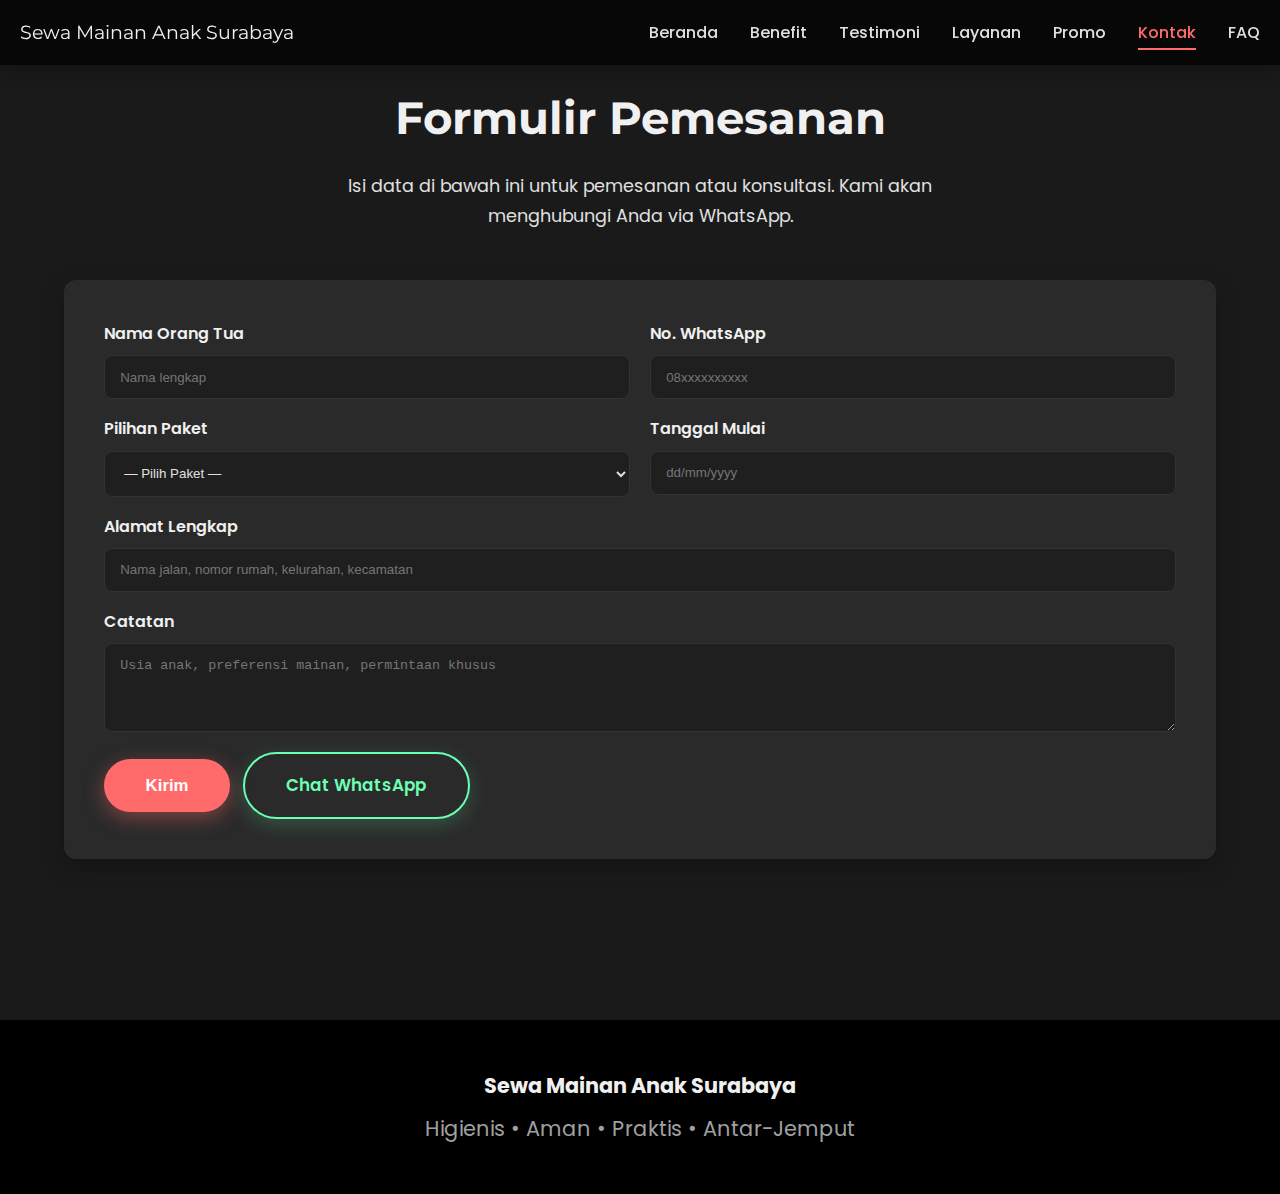
<file: ets/code/kontak.html>
<!DOCTYPE html>
<html lang="id">
<head>
    <meta charset="UTF-8" />
    <meta name="viewport" content="width=device-width, initial-scale=1.0" />
    <title>Kontak & Pemesanan | Sewa Mainan Anak Surabaya</title>
    <link rel="stylesheet" href="style.css" />
    <link href="https://fonts.googleapis.com/css2?family=Poppins:wght@300;400;500;600;700&family=Montserrat:wght@700&display=swap" rel="stylesheet" />
    <link rel="stylesheet" href="https://cdnjs.cloudflare.com/ajax/libs/font-awesome/6.0.0-beta3/css/all.min.css" />
</head>
<body>
    <header>
        <nav>
            <div class="logo"><span>Sewa Mainan Anak Surabaya</span></div>
            <ul>
                <li><a href="index.html">Beranda</a></li>
                <li><a href="benefit.html">Benefit</a></li>
                <li><a href="testimoni.html">Testimoni</a></li>
                <li><a href="layanan.html">Layanan</a></li>
                <li><a href="promo.html">Promo</a></li>
                <li><a class="active" href="kontak.html">Kontak</a></li>
                <li><a href="faq.html">FAQ</a></li>
            </ul>
        </nav>
    </header>

    <main>
        <section class="container form-section">
            <h2>Formulir Pemesanan</h2>
            <p class="section-description">Isi data di bawah ini untuk pemesanan atau konsultasi. Kami akan menghubungi Anda via WhatsApp.</p>
            <form class="lead-form" action="thank-you.html" method="get">
                <div class="form-grid">
                    <div class="form-group">
                        <label for="nama">Nama Orang Tua</label>
                        <input type="text" id="nama" name="nama" placeholder="Nama lengkap" required />
                    </div>
                    <div class="form-group">
                        <label for="wa">No. WhatsApp</label>
                        <input type="tel" id="wa" name="wa" placeholder="08xxxxxxxxxx" pattern="^0[0-9]{9,13}$" required />
                    </div>
                    <div class="form-group">
                        <label for="paket">Pilihan Paket</label>
                        <select id="paket" name="paket" required>
                            <option value="">— Pilih Paket —</option>
                            <option>Mainan Edukatif</option>
                            <option>Paket Playground</option>
                            <option>Pesta Ulang Tahun</option>
                        </select>
                    </div>
                    <div class="form-group">
                        <label for="tanggal">Tanggal Mulai</label>
                        <input type="text" id="tanggal" name="tanggal" placeholder="dd/mm/yyyy" inputmode="numeric" pattern="^(0?[1-9]|[12][0-9]|3[01])\/(0?[1-9]|1[0-2])\/[0-9]{4}$" title="Gunakan format dd/mm/yyyy" required />
                    </div>
                    <div class="form-group full">
                        <label for="alamat">Alamat Lengkap</label>
                        <input type="text" id="alamat" name="alamat" placeholder="Nama jalan, nomor rumah, kelurahan, kecamatan" required />
                    </div>
                    <div class="form-group full">
                        <label for="catatan">Catatan</label>
                        <textarea id="catatan" name="catatan" rows="4" placeholder="Usia anak, preferensi mainan, permintaan khusus"></textarea>
                    </div>
                </div>
                <div class="form-actions">
                    <button type="submit" class="btn primary">Kirim</button>
                    <a href="https://wa.me/" target="_blank" class="btn secondary">Chat WhatsApp</a>
                </div>
            </form>
        </section>
    </main>

    <footer>
        <p><strong>Sewa Mainan Anak Surabaya</strong></p>
        <p>Higienis • Aman • Praktis • Antar-Jemput</p>
    </footer>
    
</body>
</html>
</file>
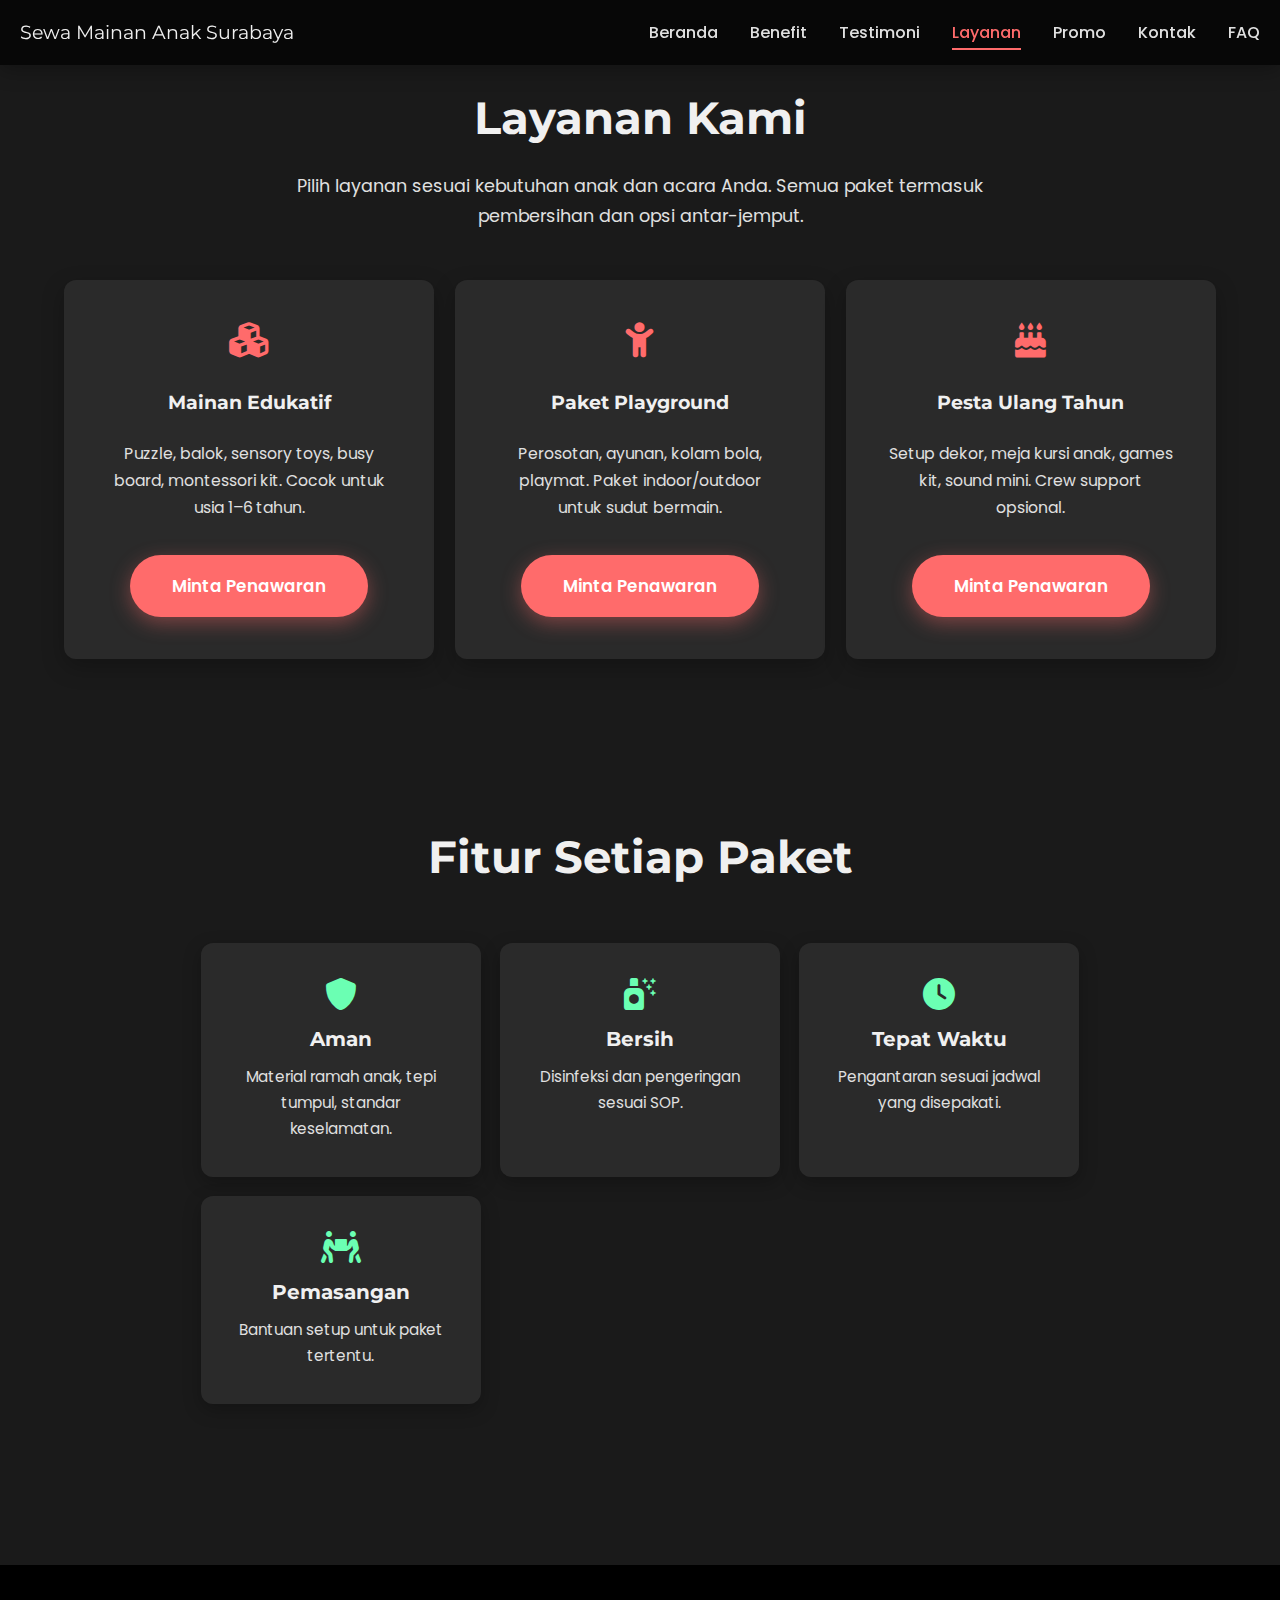
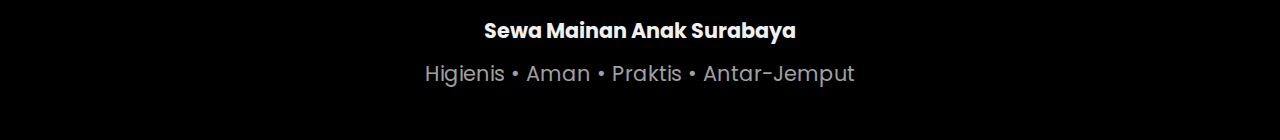
<file: ets/code/layanan.html>
<!DOCTYPE html>
<html lang="id">
<head>
    <meta charset="UTF-8" />
    <meta name="viewport" content="width=device-width, initial-scale=1.0" />
    <title>Layanan | Sewa Mainan Anak Surabaya</title>
    <link rel="stylesheet" href="style.css" />
    <link href="https://fonts.googleapis.com/css2?family=Poppins:wght@300;400;500;600;700&family=Montserrat:wght@700&display=swap" rel="stylesheet" />
    <link rel="stylesheet" href="https://cdnjs.cloudflare.com/ajax/libs/font-awesome/6.0.0-beta3/css/all.min.css" />
</head>
<body>
    <header>
        <nav>
            <div class="logo"><span>Sewa Mainan Anak Surabaya</span></div>
            <ul>
                <li><a href="index.html">Beranda</a></li>
                <li><a href="benefit.html">Benefit</a></li>
                <li><a href="testimoni.html">Testimoni</a></li>
                <li><a class="active" href="layanan.html">Layanan</a></li>
                <li><a href="promo.html">Promo</a></li>
                <li><a href="kontak.html">Kontak</a></li>
                <li><a href="faq.html">FAQ</a></li>
            </ul>
        </nav>
    </header>

    <main>
        <section class="container">
            <h2>Layanan Kami</h2>
            <p class="section-description">Pilih layanan sesuai kebutuhan anak dan acara Anda. Semua paket termasuk pembersihan dan opsi antar-jemput.</p>
            <div class="service-grid">
                <div class="service-card">
                    <i class="fas fa-cubes"></i>
                    <h3>Mainan Edukatif</h3>
                    <p>Puzzle, balok, sensory toys, busy board, montessori kit. Cocok untuk usia 1–6 tahun.</p>
                    <a class="btn primary" href="kontak.html?paket=Mainan%20Edukatif">Minta Penawaran</a>
                </div>
                <div class="service-card">
                    <i class="fas fa-child"></i>
                    <h3>Paket Playground</h3>
                    <p>Perosotan, ayunan, kolam bola, playmat. Paket indoor/outdoor untuk sudut bermain.</p>
                    <a class="btn primary" href="kontak.html?paket=Paket%20Playground">Minta Penawaran</a>
                </div>
                <div class="service-card">
                    <i class="fas fa-cake-candles"></i>
                    <h3>Pesta Ulang Tahun</h3>
                    <p>Setup dekor, meja kursi anak, games kit, sound mini. Crew support opsional.</p>
                    <a class="btn primary" href="kontak.html?paket=Pesta%20Ulang%20Tahun">Minta Penawaran</a>
                </div>
            </div>
        </section>

        <section class="container">
            <h2>Fitur Setiap Paket</h2>
            <div class="benefit-grid">
                <div class="benefit-card"><i class="fas fa-shield-alt"></i><h3>Aman</h3><p>Material ramah anak, tepi tumpul, standar keselamatan.</p></div>
                <div class="benefit-card"><i class="fas fa-spray-can-sparkles"></i><h3>Bersih</h3><p>Disinfeksi dan pengeringan sesuai SOP.</p></div>
                <div class="benefit-card"><i class="fas fa-clock"></i><h3>Tepat Waktu</h3><p>Pengantaran sesuai jadwal yang disepakati.</p></div>
                <div class="benefit-card"><i class="fas fa-people-carry-box"></i><h3>Pemasangan</h3><p>Bantuan setup untuk paket tertentu.</p></div>
            </div>
        </section>
    </main>

    <footer>
        <p><strong>Sewa Mainan Anak Surabaya</strong></p>
        <p>Higienis • Aman • Praktis • Antar-Jemput</p>
    </footer>
    
</body>
</html>
</file>
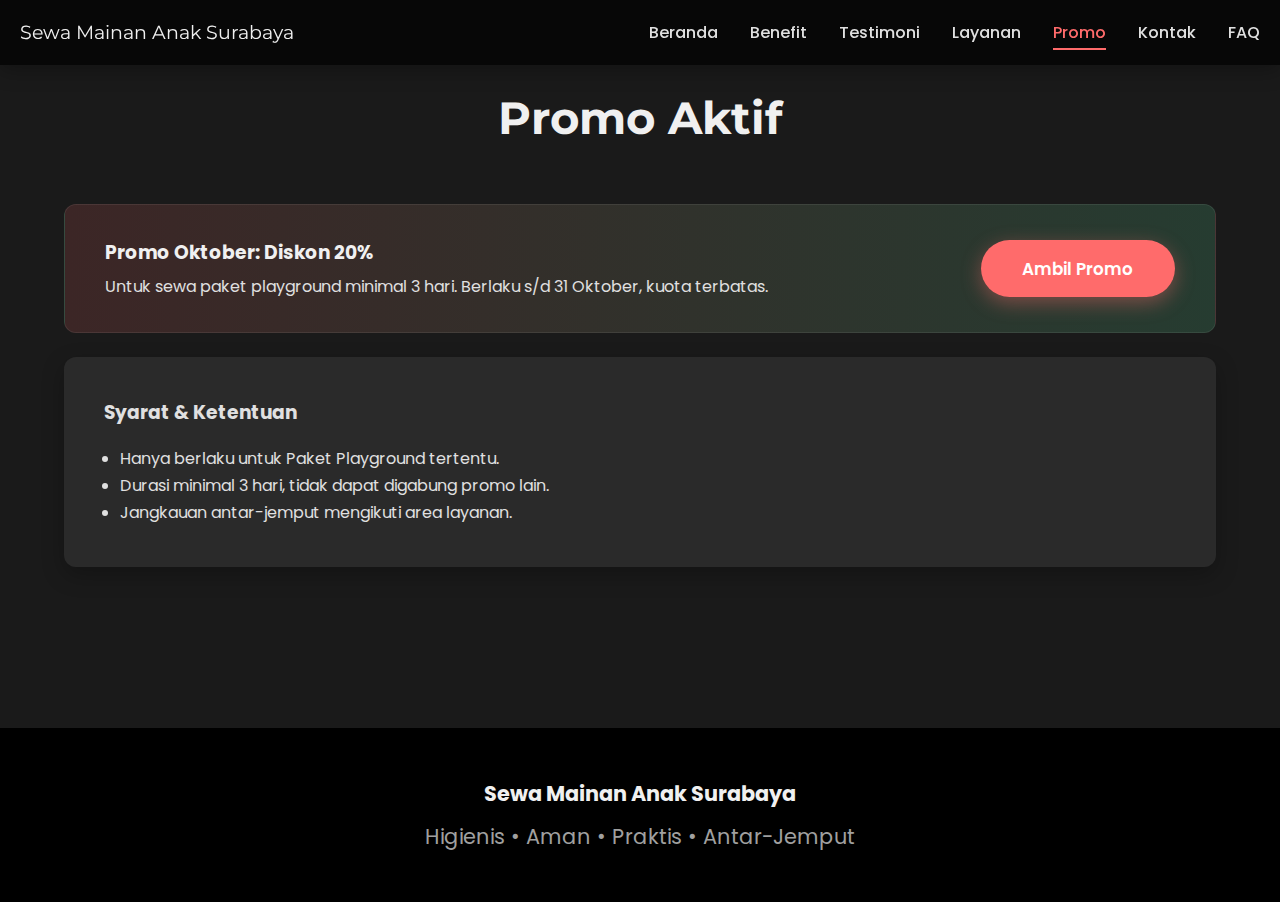
<file: ets/code/promo.html>
<!DOCTYPE html>
<html lang="id">
<head>
    <meta charset="UTF-8" />
    <meta name="viewport" content="width=device-width, initial-scale=1.0" />
    <title>Promo | Sewa Mainan Anak Surabaya</title>
    <link rel="stylesheet" href="style.css" />
    <link href="https://fonts.googleapis.com/css2?family=Poppins:wght@300;400;500;600;700&family=Montserrat:wght@700&display=swap" rel="stylesheet" />
    <link rel="stylesheet" href="https://cdnjs.cloudflare.com/ajax/libs/font-awesome/6.0.0-beta3/css/all.min.css" />
</head>
<body>
    <header>
        <nav>
            <div class="logo"><span>Sewa Mainan Anak Surabaya</span></div>
            <ul>
                <li><a href="index.html">Beranda</a></li>
                <li><a href="benefit.html">Benefit</a></li>
                <li><a href="testimoni.html">Testimoni</a></li>
                <li><a href="layanan.html">Layanan</a></li>
                <li><a class="active" href="promo.html">Promo</a></li>
                <li><a href="kontak.html">Kontak</a></li>
                <li><a href="faq.html">FAQ</a></li>
            </ul>
        </nav>
    </header>

    <main>
        <section class="container">
            <h2>Promo Aktif</h2>
            <div class="promo-banner" style="margin-bottom:1rem;">
                <div class="promo-text">
                    <h3>Promo Oktober: Diskon 20%</h3>
                    <p>Untuk sewa paket playground minimal 3 hari. Berlaku s/d 31 Oktober, kuota terbatas.</p>
                </div>
                <div class="promo-cta">
                    <a class="btn primary" href="kontak.html?promo=OKT20">Ambil Promo</a>
                </div>
            </div>

            <div class="lead-form" style="margin-top:1.5rem;">
                <h3 style="margin-bottom:1rem;">Syarat & Ketentuan</h3>
                <ul style="margin-left:1rem;">
                    <li>Hanya berlaku untuk Paket Playground tertentu.</li>
                    <li>Durasi minimal 3 hari, tidak dapat digabung promo lain.</li>
                    <li>Jangkauan antar-jemput mengikuti area layanan.</li>
                </ul>
            </div>
        </section>
    </main>

    <footer>
        <p><strong>Sewa Mainan Anak Surabaya</strong></p>
        <p>Higienis • Aman • Praktis • Antar-Jemput</p>
    </footer>
    
</body>
</html>
</file>
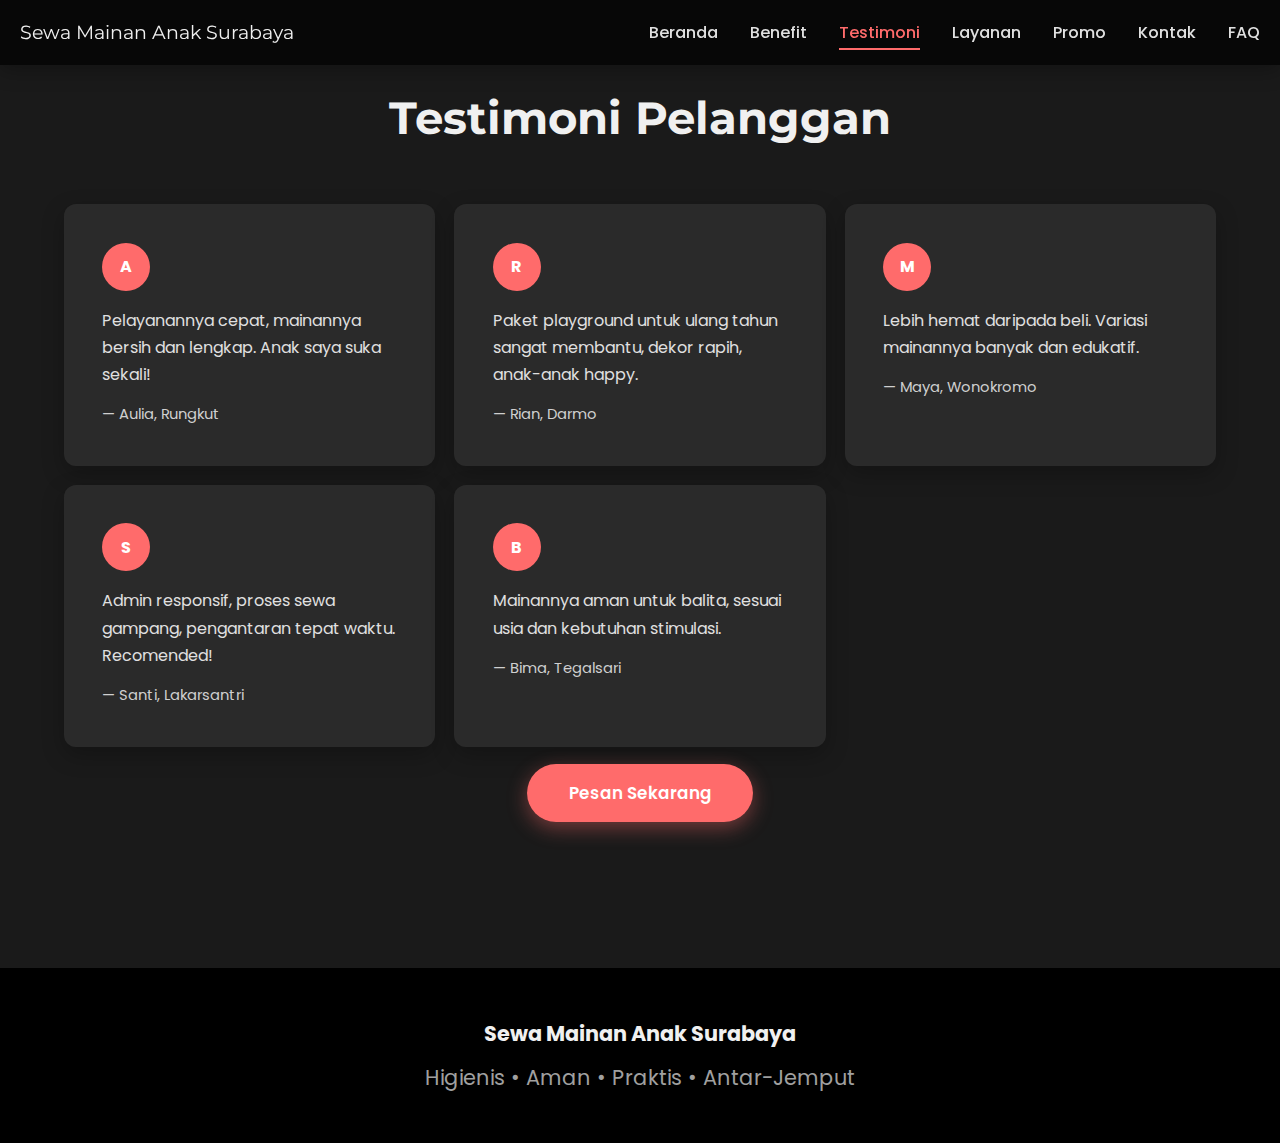
<file: ets/code/testimoni.html>
<!DOCTYPE html>
<html lang="id">
<head>
    <meta charset="UTF-8" />
    <meta name="viewport" content="width=device-width, initial-scale=1.0" />
    <title>Testimoni | Sewa Mainan Anak Surabaya</title>
    <link rel="stylesheet" href="style.css" />
    <link href="https://fonts.googleapis.com/css2?family=Poppins:wght@300;400;500;600;700&family=Montserrat:wght@700&display=swap" rel="stylesheet" />
    <link rel="stylesheet" href="https://cdnjs.cloudflare.com/ajax/libs/font-awesome/6.0.0-beta3/css/all.min.css" />
    
</head>
<body>
    <header>
        <nav>
            <div class="logo"><span>Sewa Mainan Anak Surabaya</span></div>
            <ul>
                <li><a href="index.html">Beranda</a></li>
                <li><a href="benefit.html">Benefit</a></li>
                <li><a class="active" href="testimoni.html">Testimoni</a></li>
                <li><a href="layanan.html">Layanan</a></li>
                <li><a href="promo.html">Promo</a></li>
                <li><a href="kontak.html">Kontak</a></li>
                <li><a href="faq.html">FAQ</a></li>
            </ul>
        </nav>
    </header>

    <main>
        <section class="container">
            <h2>Testimoni Pelanggan</h2>
            <div class="testimonial-grid">
                <div class="testimonial-card">
                    <div class="avatar">A</div>
                    <p>Pelayanannya cepat, mainannya bersih dan lengkap. Anak saya suka sekali!</p>
                    <span class="author">— Aulia, Rungkut</span>
                </div>
                <div class="testimonial-card">
                    <div class="avatar">R</div>
                    <p>Paket playground untuk ulang tahun sangat membantu, dekor rapih, anak-anak happy.</p>
                    <span class="author">— Rian, Darmo</span>
                </div>
                <div class="testimonial-card">
                    <div class="avatar">M</div>
                    <p>Lebih hemat daripada beli. Variasi mainannya banyak dan edukatif.</p>
                    <span class="author">— Maya, Wonokromo</span>
                </div>
                <div class="testimonial-card">
                    <div class="avatar">S</div>
                    <p>Admin responsif, proses sewa gampang, pengantaran tepat waktu. Recomended!</p>
                    <span class="author">— Santi, Lakarsantri</span>
                </div>
                <div class="testimonial-card">
                    <div class="avatar">B</div>
                    <p>Mainannya aman untuk balita, sesuai usia dan kebutuhan stimulasi.</p>
                    <span class="author">— Bima, Tegalsari</span>
                </div>
            </div>
            <div style="text-align:center; margin-top:2rem;">
                <a class="btn primary" href="kontak.html">Pesan Sekarang</a>
            </div>
        </section>
    </main>

    <footer>
        <p><strong>Sewa Mainan Anak Surabaya</strong></p>
        <p>Higienis • Aman • Praktis • Antar-Jemput</p>
    </footer>
    
</body>
</html>
</file>
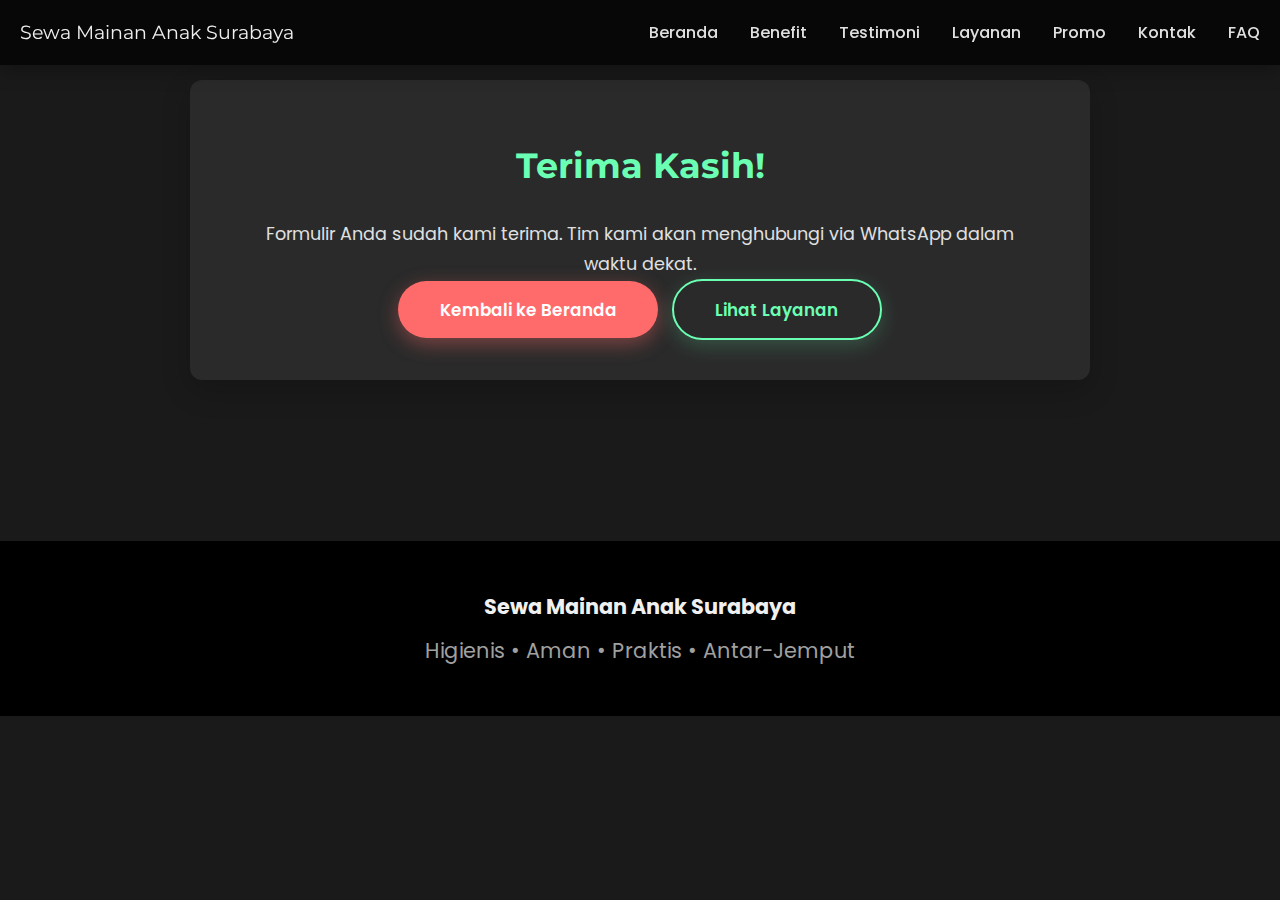
<file: ets/code/thank-you.html>
<!DOCTYPE html>
<html lang="id">
<head>
    <meta charset="UTF-8" />
    <meta name="viewport" content="width=device-width, initial-scale=1.0" />
    <title>Terima Kasih | Sewa Mainan Anak Surabaya</title>
    <link rel="stylesheet" href="style.css" />
    <link href="https://fonts.googleapis.com/css2?family=Poppins:wght@300;400;500;600;700&family=Montserrat:wght@700&display=swap" rel="stylesheet" />
    <link rel="stylesheet" href="https://cdnjs.cloudflare.com/ajax/libs/font-awesome/6.0.0-beta3/css/all.min.css" />
</head>
<body>
    <header>
        <nav>
            <div class="logo"><span>Sewa Mainan Anak Surabaya</span></div>
            <ul>
                <li><a href="index.html">Beranda</a></li>
                <li><a href="benefit.html">Benefit</a></li>
                <li><a href="testimoni.html">Testimoni</a></li>
                <li><a href="layanan.html">Layanan</a></li>
                <li><a href="promo.html">Promo</a></li>
                <li><a href="kontak.html">Kontak</a></li>
                <li><a href="faq.html">FAQ</a></li>
            </ul>
        </nav>
    </header>

    <main>
        <section class="container">
            <div class="about-card" style="text-align:center;">
                <h2>Terima Kasih!</h2>
                <p>Formulir Anda sudah kami terima. Tim kami akan menghubungi via WhatsApp dalam waktu dekat.</p>
                <div style="margin-top:1rem;">
                    <a class="btn primary" href="index.html">Kembali ke Beranda</a>
                    <a class="btn secondary" href="layanan.html" style="margin-left:0.6rem;">Lihat Layanan</a>
                </div>
            </div>
        </section>
    </main>

    <footer>
        <p><strong>Sewa Mainan Anak Surabaya</strong></p>
        <p>Higienis • Aman • Praktis • Antar-Jemput</p>
    </footer>
    
</body>
</html>
</file>
<file: w4/style.css>
body {
    font-family: Arial;
    margin: 25px;
    max-width: 1000px;
    margin-left: auto;
    margin-right: auto;
    background-color: lightsteelblue;
}

h1 {
    color: darkgreen;
    margin-bottom: 10px;
    text-align: center;
    background-color: rgb(0, 200, 255);
    padding: 10px;
    border-radius: 5px;
}

hr {
    margin: 15px 0;
}

main {
    display: flex;
    flex-wrap: wrap;
    gap: 20px;
}

section {
    background: rgba(216, 209, 196, 0.776);
    border: 2px solid rgba(216, 209, 196, 0.776);
    width: 200px;
    padding: 15px;
}

section header {
    text-align: center;
    font-weight: bold;
    margin-bottom: 10px;
    padding-bottom: 5px;
    font-size: 18px;
    color: darkgreen;
    border-bottom: 10px solid darkgreen;
    width: 100%;
}

section h3 {
    margin: 10px 0 8px;
    color: darkgreen;
}

section p {
    font-size: 14px;
}
</file>
<file: ets/code/style.css>
:root {
    --primary-bg: #1a1a1a;
    --secondary-bg: #2a2a2a;
    --text-color: #e0e0e0;
    --heading-color: #f0f0f0;
    --accent-color-1: #ff6b6b;
    --accent-color-2: #6bffb3;
    --font-heading: 'Montserrat', sans-serif;
    --font-body: 'Poppins', sans-serif;
    --border-radius-lg: 12px;
    --border-radius-md: 8px;
}

* {
    margin: 0;
    padding: 0;
    box-sizing: border-box;
}

html {
    scroll-behavior: smooth;
}

body {
    font-family: var(--font-body);
    background-color: var(--primary-bg);
    color: var(--text-color);
    line-height: 1.7;
    overflow-x: hidden;
}

.container {
    max-width: 1200px;
    margin: 0 auto;
    padding: 5rem 24px;
}

header {
    background-color: rgba(0, 0, 0, 0.7);
    backdrop-filter: blur(10px);
    padding: 1rem 20px;
    position: fixed;
    width: 100%;
    top: 0;
    z-index: 1000;
    box-shadow: 0 4px 20px rgba(0, 0, 0, 0.3);
}

nav {
    display: flex;
    justify-content: space-between;
    align-items: center;
    max-width: 1400px;
    margin: 0 auto;
}

.logo {
    display: flex;
    align-items: center;
    font-family: var(--font-heading);
    font-size: 1.2rem;
    color: var(--heading-color);
}

.logo i {
    color: var(--accent-color-2);
    margin-right: 0.5rem;
    font-size: 1.5rem;
}

nav ul {
    list-style: none;
    display: flex;
    align-items: center;
}

nav ul li {
    margin-left: 2rem;
}

nav ul li a {
    color: var(--text-color);
    text-decoration: none;
    font-weight: 500;
    transition: color 0.3s ease;
}

nav ul li a:hover {
    color: var(--accent-color-1);
}

/* active nav link */
nav ul li a.active {
    color: var(--accent-color-1);
    border-bottom: 2px solid var(--accent-color-1);
    padding-bottom: 4px;
}

.btn-live {
    background-color: var(--accent-color-1);
    color: #fff !important;
    padding: 0.7rem 1.5rem;
    border-radius: var(--border-radius-md);
    font-weight: 600;
    transition: background-color 0.3s ease, transform 0.3s ease;
}

.btn-live:hover {
    background-color: #e05e5e;
    transform: translateY(-2px);
}

#hero {
    position: relative;
    height: 100vh;
    display: flex;
    justify-content: center;
    align-items: center;
    text-align: center;
    background-image: url('https://github.com/Miko-a/landing-page/blob/main/Aset/background.jpg?raw=true');
    background-size: cover;
    background-position: center;
    color: #fff;
    padding-top: 80px;
}

.hero-overlay {
    position: absolute;
    top: 0;
    left: 0;
    width: 100%;
    height: 100%;
    background: rgba(0, 0, 0, 0.6);
}

.hero-content {
    position: relative;
    z-index: 1;
    max-width: 900px;
    margin: 0 auto;
}

#hero h1 {
    font-family: var(--font-heading);
    font-size: 3.2rem;
    line-height: 1.2;
    margin-bottom: 1.5rem;
    text-shadow: 0 0 15px rgba(0, 0, 0, 0.7);
}

#hero p {
    font-size: 1.2rem;
    margin-bottom: 2.5rem;
    max-width: 600px;
    margin-left: auto;
    margin-right: auto;
    color: var(--text-color);
}

.hero-buttons {
    display: flex;
    justify-content: center;
    gap: 1.5rem;
}

.btn {
    padding: 1.05rem 2.6rem;
    border-radius: 50px;
    text-decoration: none;
    font-weight: 600;
    font-size: 1.05rem;
    transition: all 0.3s ease;
    border: none;
}

.btn.primary {
    background-color: var(--accent-color-1);
    color: #fff;
    box-shadow: 0 6px 20px rgba(255, 107, 107, 0.4);
}

.btn.primary:hover {
    background-color: #e05e5e;
    transform: translateY(-3px);
    box-shadow: 0 8px 25px rgba(255, 107, 107, 0.6);
}

.btn.secondary {
    background-color: transparent;
    color: var(--accent-color-2);
    border: 2px solid var(--accent-color-2);
    box-shadow: 0 6px 20px rgba(107, 255, 179, 0.2);
}

.btn.secondary:hover {
    background-color: rgba(107, 255, 179, 0.1);
    transform: translateY(-3px);
    box-shadow: 0 8px 25px rgba(107, 255, 179, 0.4);
}

/* style untuk general section */
main section h2 {
    font-family: var(--font-heading);
    font-size: 2.8rem;
    margin-bottom: 3rem;
    color: var(--heading-color);
    text-align: center;
}

.section-description {
    font-size: 1.1rem;
    max-width: 700px;
    margin: -2rem auto 3rem auto;
    color: var(--text-color);
    text-align: center;
}

#about {
    padding-top: 6rem;
}

.about-card {
    background-color: var(--secondary-bg);
    padding: 3.5rem;
    border-radius: var(--border-radius-lg);
    box-shadow: 0 10px 30px rgba(0, 0, 0, 0.2);
    text-align: center;
    max-width: 900px;
    margin: 0 auto;
}

.about-card h2 {
    font-size: 2.2rem;
    margin-bottom: 1.5rem;
    color: var(--accent-color-2);
}

.about-card p {
    font-size: 1.1rem;
    color: var(--text-color);
}

#wahana {
    background-color: var(--primary-bg);
    padding-top: 6rem;
}

.wahana-grid {
    display: grid;
    grid-template-columns: repeat(auto-fit, minmax(300px, 1fr));
    gap: 2.5rem;
    margin-top: 2rem;
}

.wahana-item {
    background-color: var(--secondary-bg);
    padding: 3rem;
    border-radius: var(--border-radius-lg);
    box-shadow: 0 8px 25px rgba(0, 0, 0, 0.2);
    text-align: center;
    transition: transform 0.3s ease, box-shadow 0.3s ease;
}

.wahana-item:hover {
    transform: translateY(-10px);
    box-shadow: 0 12px 30px rgba(0, 0, 0, 0.3);
}

.wahana-item i {
    font-size: 3rem;
    color: var(--accent-color-1);
    margin-bottom: 1.5rem;
}

.wahana-item h3 {
    font-family: var(--font-heading);
    font-size: 1.8rem;
    margin-bottom: 1rem;
    color: var(--heading-color);
}

.wahana-item p {
    color: var(--text-color);
    font-size: 0.95rem;
}

#gallery {
    padding-top: 6rem;
}

.gallery-grid {
    display: grid;
    grid-template-columns: repeat(auto-fit, minmax(320px, 1fr));
    gap: 1.5rem;
    margin-top: 3rem;
}

.gallery-item {
    width: 100%;
    height: 250px;
    object-fit: cover;
    border-radius: var(--border-radius-md);
    box-shadow: 0 5px 15px rgba(0, 0, 0, 0.3);
    transition: transform 0.3s ease, box-shadow 0.3s ease, filter 0.3s ease;
}

.gallery-item:hover {
    transform: scale(1.03);
    box-shadow: 0 10px 25px rgba(0, 0, 0, 0.4);
    filter: brightness(1.1);
}

.notice {
    background: rgba(107, 255, 179, 0.1);
    border: 1px solid rgba(107, 255, 179, 0.3);
    padding: 0.9rem 1rem;
    border-radius: var(--border-radius-md);
    margin: 1rem 0 1.25rem 0;
}

.benefit-grid {
    display: grid;
    grid-template-columns: repeat(auto-fit, minmax(240px, 280px));
    justify-content: center;
    gap: 1.2rem;
    margin-top: 2rem;
}

.benefit-card {
    background-color: var(--secondary-bg);
    padding: 2.2rem;
    border-radius: var(--border-radius-lg);
    text-align: center;
    box-shadow: 0 6px 18px rgba(0, 0, 0, 0.25);
    transition: transform 0.25s ease, box-shadow 0.25s ease;
}

.benefit-card:hover {
    transform: translateY(-6px);
    box-shadow: 0 10px 24px rgba(0, 0, 0, 0.3);
}

.benefit-card i {
    font-size: 2rem;
    color: var(--accent-color-2);
    margin-bottom: 0.75rem;
}

.benefit-card h3 {
    font-family: var(--font-heading);
    font-size: 1.25rem;
    color: var(--heading-color);
    margin-bottom: 0.5rem;
}

.benefit-card p {
    font-size: 0.95rem;
    color: var(--text-color);
}

.testimonial-grid {
    display: grid;
    grid-template-columns: repeat(auto-fit, minmax(280px, 1fr));
    gap: 1.2rem;
}

.testimonial-card {
    background-color: var(--secondary-bg);
    padding: 2.4rem;
    border-radius: var(--border-radius-lg);
    box-shadow: 0 8px 22px rgba(0, 0, 0, 0.25);
}

.avatar {
    width: 48px;
    height: 48px;
    border-radius: 50%;
    background: var(--accent-color-1);
    color: #fff;
    display: flex;
    align-items: center;
    justify-content: center;
    font-weight: 700;
    margin-bottom: 1rem;
}

.author {
    display: block;
    margin-top: 0.9rem;
    color: #cfcfcf;
    font-size: 0.92rem;
}

.service-grid {
    display: grid;
    grid-template-columns: repeat(auto-fit, minmax(280px, 1fr));
    gap: 1.3rem;
}

.service-card {
    background-color: var(--secondary-bg);
    padding: 2.6rem;
    border-radius: var(--border-radius-lg);
    text-align: center;
    box-shadow: 0 8px 22px rgba(0, 0, 0, 0.25);
    display: flex;
    flex-direction: column;
    align-items: center;
    gap: 0.9rem;
}

.service-card i {
    font-size: 2.2rem;
    color: var(--accent-color-1);
    margin-bottom: 1rem;
}

.service-card h3 {
    font-family: var(--font-heading);
    color: var(--heading-color);
    margin-bottom: 0.5rem;
}

.service-card p {
    font-size: 0.98rem;
}

.service-card .btn {
    margin-top: 1.2rem;
    white-space: nowrap;
}

.promo-banner {
    display: flex;
    align-items: center;
    justify-content: space-between;
    gap: 1rem;
    background: linear-gradient(90deg, rgba(255, 107, 107, 0.15), rgba(107, 255, 179, 0.15));
    border: 1px solid rgba(255, 255, 255, 0.08);
    padding: 2rem 2.5rem;
    border-radius: var(--border-radius-lg);
}

.promo-text h3 {
    color: var(--heading-color);
    margin-bottom: 0.25rem;
}

.promo-cta .btn + .btn {
    margin-left: 0.6rem;
}

.lead-form {
    background-color: var(--secondary-bg);
    padding: 2.5rem;
    border-radius: var(--border-radius-lg);
    box-shadow: 0 8px 22px rgba(0, 0, 0, 0.25);
}

.form-actions {
    display: flex;
    align-items: center;
    gap: 0.8rem;
    margin-top: 1.25rem;
    flex-wrap: wrap;
}

.form-actions .btn {
    flex: 0 0 auto;
}

.form-grid {
    display: grid;
    grid-template-columns: repeat(2, 1fr);
    gap: 1rem 1.25rem;
}

.form-group {
    display: flex;
    flex-direction: column;
}

.form-group.full {
    grid-column: 1 / -1;
}

label {
    font-weight: 600;
    margin-bottom: 0.5rem;
    color: var(--heading-color);
}

input, select, textarea {
    background-color: #1f1f1f;
    border: 1px solid #333;
    color: var(--text-color);
    padding: 0.85rem 0.95rem;
    border-radius: 8px;
    outline: none;
    transition: border-color 0.2s ease, box-shadow 0.2s ease;
}

input:focus, select:focus, textarea:focus {
    border-color: var(--accent-color-2);
    box-shadow: 0 0 0 3px rgba(107, 255, 179, 0.15);
}

.faq-list details {
    background-color: var(--secondary-bg);
    border-radius: var(--border-radius-md);
    padding: 1rem 1.2rem;
    margin-bottom: 0.85rem;
    border: 1px solid rgba(255, 255, 255, 0.06);
}

.faq-list summary {
    cursor: pointer;
    font-weight: 600;
    color: var(--heading-color);
}

.faq-list p {
    margin-top: 0.6rem;
}

footer {
    background-color: #000;
    text-align: center;
    padding: 2.5rem 20px;
    color: #a0a0a0;
    margin-top: 5rem;
    border-top: 1px solid rgba(255, 255, 255, 0.1);
}

footer p {
    margin: 0.5rem 0;
    font-size: 1.3rem;
}

footer strong {
    color: var(--heading-color);
}

@media (max-width: 992px) {
    nav ul {
        display: none;
    }

    .logo {
        font-size: 1rem;
    }
    
    .logo span {
        display: none;
    }

    #hero h1 {
        font-size: 2.8rem;
    }

    #hero p {
        font-size: 1rem;
    }

    .hero-buttons {
        flex-direction: column;
        gap: 1rem;
    }

    .btn {
        width: 80%;
        margin: 0 auto;
    }

    main section h2 {
        font-size: 2.2rem;
    }

    .section-description {
        font-size: 1rem;
    }

    .about-card, .wahana-item {
        padding: 2rem;
    }

    .gallery-grid {
        grid-template-columns: repeat(auto-fit, minmax(280px, 1fr));
    }
}

@media (max-width: 576px) {
    #hero h1 {
        font-size: 2.2rem;
    }

    #hero p {
        font-size: 0.9rem;
    }

    .btn {
        padding: 0.8rem 1.8rem;
        font-size: 0.95rem;
        width: 90%;
    }

    main section h2 {
        font-size: 1.8rem;
    }

    .about-card {
        padding: 1.5rem;
    }
}

.about-grid {
    display: grid;
    grid-template-columns: 1fr 1.5fr;
    align-items: center;
    gap: 3rem;
    background-color: var(--secondary-bg);
    padding: 3.5rem;
    border-radius: var(--border-radius-lg);
    box-shadow: 0 10px 30px rgba(0, 0, 0, 0.2);
    max-width: 5000px;
    margin: 0 auto;
}

.about-image img {
    width: 100%;
    height: auto;
    border-radius: var(--border-radius-md);
    object-fit: cover;
}

.about-content {
    text-align: left;
}

.about-content h2 {
    text-align: left;
    font-size: 2.2rem;
    margin-bottom: 1.5rem;
    color: var(--accent-color-2);
}

.about-content p {
    font-size: 1.1rem;
    color: var(--text-color);
}


@media (max-width: 992px) {
    .about-grid {
        grid-template-columns: 1fr;
        text-align: center;
    }

    .about-content h2, .about-content {
        text-align: center;
    }
}   

@media (max-width: 768px) {
    .form-grid {
        grid-template-columns: 1fr;
    }
    .promo-banner {
        flex-direction: column;
        align-items: flex-start;
    }
}
</file>
